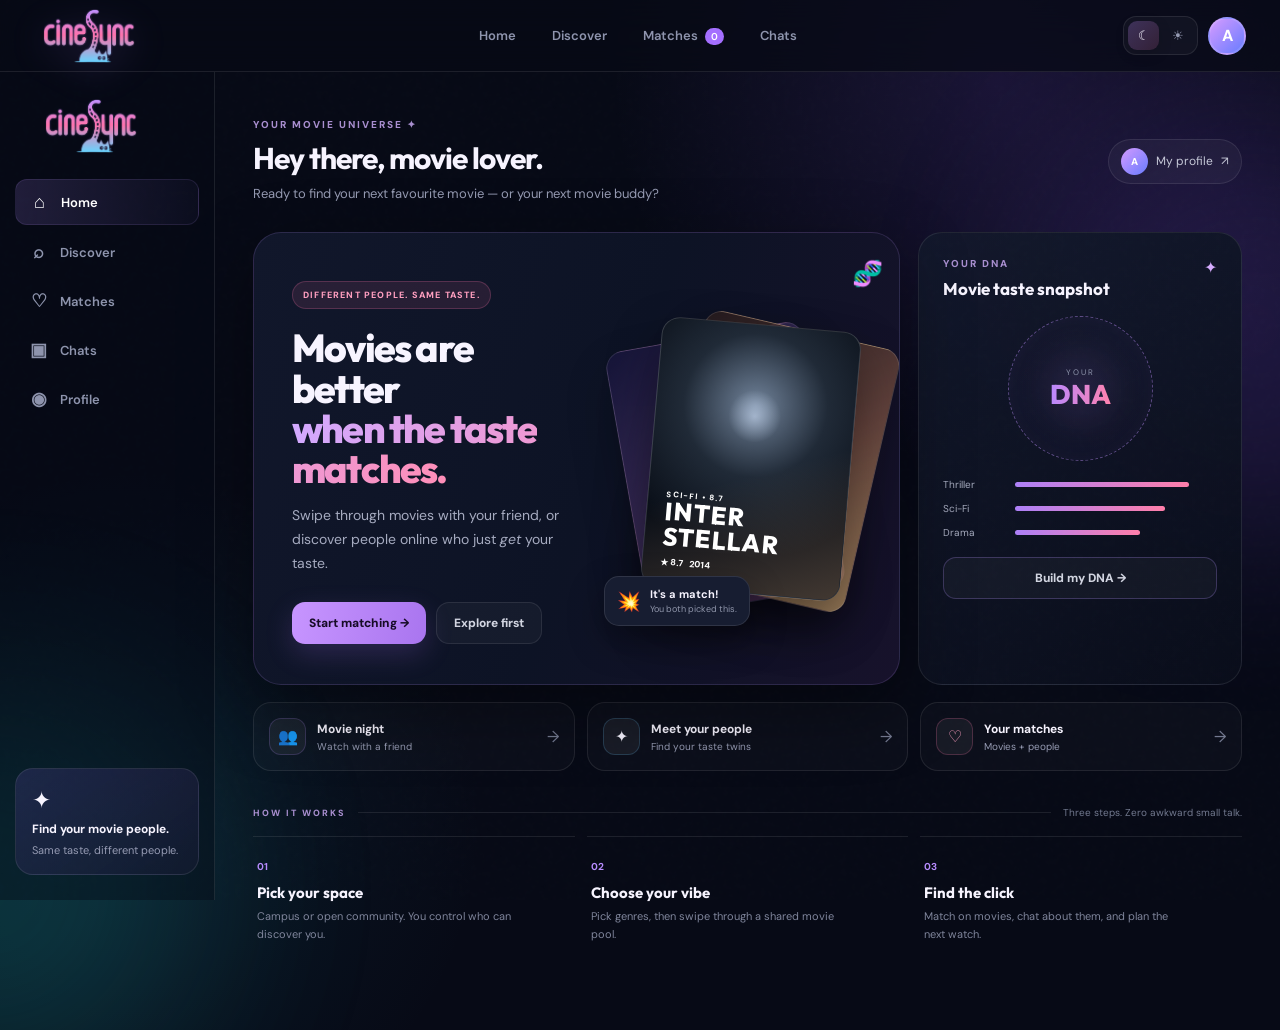
<file: cinesync/CineSync_final/index.html>
<!doctype html>
<html lang="en">
<head>
<meta charset="utf-8">
<meta name="viewport" content="width=device-width,initial-scale=1">
<title>CineSync — Different people. Same taste.</title>
<link rel="preconnect" href="https://fonts.googleapis.com">
<link rel="preconnect" href="https://fonts.gstatic.com" crossorigin>
<link href="https://fonts.googleapis.com/css2?family=DM+Sans:wght@400;500;600;700&family=Outfit:wght@500;600;700;800&display=swap" rel="stylesheet">
<link rel="stylesheet" href="styles.css">
</head>
<body>
<div class="ambient ambient-a"></div><div class="ambient ambient-b"></div><div class="grain"></div>

<header class="topbar">
  <button class="brand" onclick="show('home')" aria-label="CineSync home">
    <img class="brand-logo" src="cinesync-logo.png" alt="CineSync">
  </button>
  <nav class="topnav">
    <button onclick="show('home')">Home</button>
    <button onclick="show('discover')">Discover</button>
    <button onclick="show('matches')">Matches <span id="matchBadge" class="nav-badge">0</span></button>
    <button onclick="show('chat')">Chats</button>
  </nav>
  <div class="theme-toggle" role="group" aria-label="Theme">
    <button id="darkThemeBtn" class="theme-btn active" onclick="setTheme('dark')" title="Dark mode">☾</button>
    <button id="lightThemeBtn" class="theme-btn" onclick="setTheme('light')" title="Light mode">☀</button>
  </div>
  <button class="avatar top-avatar" onclick="show('profile')">A</button>
</header>

<aside class="sidebar">
  <div class="side-logo"><img src="cinesync-logo.png" alt="CineSync"></div>
  <div class="side-links">
    <button class="side-link active" onclick="show('home')"><span>⌂</span>Home</button>
    <button class="side-link" onclick="show('discover')"><span>⌕</span>Discover</button>
    <button class="side-link" onclick="show('matches')"><span>♡</span>Matches</button>
    <button class="side-link" onclick="show('chat')"><span>▣</span>Chats</button>
    <button class="side-link" onclick="show('profile')"><span>◉</span>Profile</button>
  </div>
  <div class="side-tip">
    <div class="tip-dna">✦</div>
    <b>Find your movie people.</b>
    <span>Same taste, different people.</span>
  </div>
</aside>

<main>
<section id="home" class="screen active">
  <div class="dashboard-head">
    <div><p class="eyebrow">YOUR MOVIE UNIVERSE ✦</p><h1>Hey there, <span id="homeName">movie lover</span>.</h1><p class="sub">Ready to find your next favourite movie — or your next movie buddy?</p></div>
    <button class="profile-pill" onclick="show('profile')"><span class="mini-avatar">A</span><span>My profile</span> ↗</button>
  </div>
  <div class="hero-grid">
    <div class="hero-main card-glow">
      <div class="hero-copy">
        <span class="pill pink">DIFFERENT PEOPLE. SAME TASTE.</span>
        <h2>Movies are better<br><em>when the taste matches.</em></h2>
        <p>Swipe through movies with your friend, or discover people online who just <i>get</i> your taste.</p>
        <div class="hero-actions"><button class="primary" onclick="show('mode')">Start matching <span>→</span></button><button class="ghost-btn" onclick="show('discover')">Explore first</button></div>
      </div>
      <div class="hero-visual">
        <div class="poster-stack">
          <div class="stack-card stack-back">INCEPTION</div>
          <div class="stack-card stack-mid">KNIVES<br>OUT</div>
          <div class="stack-card stack-front"><span>SCI-FI • 8.7</span><strong>INTER<br>STELLAR</strong><small>★ 8.7 &nbsp; 2014</small></div>
        </div>
        <div class="floating-match"><span>💥</span><div><b>It's a match!</b><small>You both picked this.</small></div></div>
        <div class="floating-dna">🧬</div>
      </div>
    </div>
    <div class="dna-card panel-card">
      <div class="card-title"><div><p class="eyebrow">YOUR DNA</p><h3>Movie taste snapshot</h3></div><span class="sparkle">✦</span></div>
      <div class="dna-ring"><div><span>YOUR</span><b>DNA</b></div></div>
      <div class="taste-bars"><div><span>Thriller</span><i style="--w:86%"></i></div><div><span>Sci-Fi</span><i style="--w:74%"></i></div><div><span>Drama</span><i style="--w:62%"></i></div></div>
      <button class="outline wide" onclick="startOnline()">Build my DNA →</button>
    </div>
  </div>
  <div class="quick-row">
    <button class="quick-card" onclick="startOffline()"><span class="quick-icon purple">👥</span><div><b>Movie night</b><small>Watch with a friend</small></div><span>→</span></button>
    <button class="quick-card" onclick="startOnline()"><span class="quick-icon blue">✦</span><div><b>Meet your people</b><small>Find your taste twins</small></div><span>→</span></button>
    <button class="quick-card" onclick="show('matches')"><span class="quick-icon pink">♡</span><div><b>Your matches</b><small>Movies + people</small></div><span>→</span></button>
  </div>
  <div class="section-label"><span>HOW IT WORKS</span><i></i><small>Three steps. Zero awkward small talk.</small></div>
  <div class="steps"><div><b>01</b><h3>Pick your space</h3><p>Campus or open community. You control who can discover you.</p></div><div><b>02</b><h3>Choose your vibe</h3><p>Pick genres, then swipe through a shared movie pool.</p></div><div><b>03</b><h3>Find the click</h3><p>Match on movies, chat about them, and plan the next watch.</p></div></div>
</section>

<section id="auth" class="screen narrow-screen">
  <div class="auth-brand"><img src="cinesync-logo.png" alt="CineSync"></div>
  <div class="panel auth-panel">
    <p class="eyebrow">WELCOME TO YOUR MOVIE DNA</p><h2>How are you joining?</h2><p class="muted">Your choice controls who can discover you.</p>
    <div class="choice-grid">
      <button class="choice" onclick="selectAuth('campus')"><span class="choice-icon">🎓</span><b>Campus / College</b><small>Use your college email or student ID and choose how widely you want to be discovered.</small><span class="choice-arrow">→</span></button>
      <button class="choice" onclick="selectAuth('open')"><span class="choice-icon">🌐</span><b>Open community</b><small>Join with a normal email and meet movie people from the wider community.</small><span class="choice-arrow">→</span></button>
    </div>
  </div>
</section>

<section id="signup" class="screen narrow-screen">
  <div class="panel form-panel">
    <button class="back" onclick="show('auth')">← Back</button><p class="eyebrow" id="signupEyebrow">CAMPUS JOIN</p><h2 id="signupTitle">Create your profile</h2><p class="muted">A few details and you're in.</p>
    <div class="form-grid"><label>Name<input id="name" placeholder="Your name"></label><label>Email<input id="email" placeholder="you@college.edu"></label><label id="collegeWrap">College / institute<input id="college" placeholder="Your college"></label><label>Username<input id="username" placeholder="@yourhandle"></label></div>
    <div id="campusReach" class="reach"><p><b>Who should we recommend?</b></p><div class="seg reach-options"><button class="segbtn selected" data-reach="same" onclick="reach('same')">My college only</button><button class="segbtn" data-reach="all" onclick="reach('all')">All colleges</button><button class="segbtn" data-reach="open" onclick="reach('open')">Open community</button></div><small class="reach-note">Campus members can discover their college, other colleges, or open-community users. Open users cannot discover campus-only profiles.</small></div>
    <button class="primary wide" onclick="finishSignup()">Continue →</button>
  </div>
</section>

<section id="mode" class="screen narrow-screen">
  <div class="panel mode-panel"><p class="eyebrow">ONE PROFILE • TWO WAYS TO CONNECT</p><h2>What are we doing tonight?</h2><p class="muted">Choose the experience that fits the moment.</p>
    <div class="mode-grid"><button class="mode-card offline" onclick="startOffline()"><span class="mode-icon">👥</span><b>Offline Mode</b><small>You're with a friend. Send a request, choose genres together, then swipe the same movie pool.</small><i>Friend → swipe → BOOM</i><em>Perfect for movie night</em></button><button class="mode-card online" onclick="startOnline()"><span class="mode-icon">✦</span><b>Online Mode</b><small>Swipe through movies yourself. We'll surface people with overlapping movie taste.</small><i>Swipe → top 3 → chat</i><em>Find your taste twins</em></button></div>
  </div>
</section>

<section id="offlineInvite" class="screen">
  <div class="panel workspace"><div class="progress-steps"><span class="done">1</span><i></i><span>2</span><i></i><span>3</span><i></i><span>4</span></div>
    <div class="section-head"><div><p class="eyebrow">OFFLINE MODE</p><h2>Find your movie buddy.</h2><p class="muted">Search their username and send the invite.</p></div><button class="outline" onclick="startOnline()">Switch to online ↗</button></div>
    <div class="search hero-search"><span>⌕</span><input id="friendSearch" oninput="renderFriends()" placeholder="Search a username, e.g. @maya"></div><div id="friendResults" class="friend-list"></div>
  </div>
</section>

<section id="request" class="screen narrow-screen"><div class="panel center request-panel"><div class="success-icon">✓</div><p class="eyebrow">MOVIE REQUEST SENT</p><h2 id="requestTitle">Waiting for your friend</h2><p class="muted">Once they accept, you'll choose genres together.</p><button class="primary" onclick="acceptRequest()">Accept request (demo) →</button><button class="text-btn" onclick="show('home')">Back to home</button></div></section>

<section id="genres" class="screen"><div class="panel workspace"><div class="section-head"><div><p class="eyebrow" id="genreEyebrow">SET THE VIBE</p><h2>What's your movie DNA tonight?</h2><p class="muted">Choose at least two genres. You can always switch modes later.</p></div><span class="step-pill">STEP 1 / 2</span></div><div id="genreGrid" class="genre-grid"></div><div class="genre-footer"><span><b id="genreCount">0</b> selected</span><button class="primary" onclick="finishGenres()">Start swiping →</button></div></div></section>

<section id="swipe" class="screen"><div class="workspace swipe-workspace"><div class="swipe-head"><div><p class="eyebrow" id="swipeMode">OFFLINE ROOM</p><h2>Would you watch this?</h2><p class="muted">Trust the vibe. Your first instinct is usually right.</p></div><div class="swipe-nav"><button class="mode-switch" onclick="switchSwipeMode()">Switch to <span id="switchModeLabel">online</span> ↗</button><span id="progress">1 / 8</span></div></div>
  <div class="swipe-layout"><div class="movie-card" id="movieCard"><div id="moviePoster" class="movie-poster"><span id="movieGenre"></span><div class="poster-shine"></div></div><div class="movie-info"><div><h2 id="movieTitle">Interstellar</h2><p id="movieMeta">2014 • 2h 49m • Sci-Fi</p></div><span class="rating">★ <b id="movieRating">8.7</b></span></div><p id="movieDesc" class="desc"></p></div><div class="swipe-side"><div class="swipe-controls"><button class="swipe-no" onclick="swipe(false)">×</button><button class="swipe-yes" onclick="swipe(true)">♥</button></div><small>← not tonight &nbsp;&nbsp;&nbsp; absolutely →</small><div class="swipe-note"><span>🧬</span><div><b>Building your DNA</b><small>Every like teaches the algorithm your taste.</small></div></div></div></div>
</div></section>

<section id="boom" class="screen"><div class="boom-card"><div class="boom-dna">✦</div><div class="confetti">✦ &nbsp;✦ &nbsp;✦</div><div class="boom">BOOM!</div><p class="eyebrow">IT'S A MATCH</p><h1 id="boomTitle">Interstellar</h1><p id="boomSub">You and your friend both want to watch this.</p><div class="matched-avatars"><span>A</span><b>♥</b><span id="friendAvatar">M</span></div><div class="boom-actions"><button class="primary" onclick="show('matches')">See matches</button><button class="secondary" onclick="show('swipe')">Keep swiping</button></div></div></section>

<section id="discover" class="screen"><div class="workspace"><div class="section-head"><div><p class="eyebrow">DISCOVER</p><h2>Build your movie DNA.</h2><p class="muted">Swipe right on movies or series you've watched — or secretly want to watch.</p></div><button class="primary" onclick="startOnline()">Start swiping →</button></div><div class="discover-grid"><div class="mini-stat big"><span>✦</span><b id="likedCount">0</b><small>titles liked</small></div><div class="mini-stat"><b>24</b><small>titles in demo</small></div><div class="mini-stat"><b>∞</b><small>people to meet</small></div><div class="taste-preview"><p class="eyebrow">WHAT YOU'RE BUILDING</p><div class="preview-chips"><span>Sci-Fi</span><span>Thriller</span><span>Drama</span><span>+ more</span></div><h3>Your taste becomes your introduction.</h3><p>Instead of a profile full of prompts, CineSync starts with the things you actually watch.</p></div></div></div></section>

<section id="onlineResults" class="screen"><div class="workspace"><div class="section-head"><div><p class="eyebrow">YOUR TASTE HAS SPOKEN ✦</p><h2>People you might click with.</h2><p class="muted">Based on overlapping movie likes from this demo.</p></div><button class="outline" onclick="startOnline()">Do another round</button></div><div id="people" class="people-grid"></div></div></section>

<section id="matches" class="screen"><div class="workspace"><div class="section-head"><div><p class="eyebrow">YOUR MATCHES</p><h2>The good stuff.</h2><p class="muted">Movies you clicked on. People you clicked with.</p></div><button class="primary" onclick="show('mode')">Find another →</button></div><div id="matchList" class="match-list"></div></div></section>

<section id="chat" class="screen"><div class="workspace chat-shell"><div class="chat-top"><button class="back" onclick="show('matches')">←</button><div class="person-avatar">M</div><div><b id="chatName">Maya</b><small>Matched on Interstellar • online now</small></div><div class="chat-actions"><button>⌕</button><button>⋮</button></div></div><div class="chat-topic"><span>✦</span> You matched on <b>Interstellar</b><button onclick="show('matches')">View match</button></div><div id="messages" class="messages"></div><div class="chat-suggestions"><button onclick="document.getElementById('msg').value='Which scene was your favourite?'">Favourite scene?</button><button onclick="document.getElementById('msg').value='Have you seen Inception?'">Seen Inception?</button><button onclick="document.getElementById('msg').value='Movie night soon? 👀'">Movie night?</button></div><div class="chat-input"><input id="msg" placeholder="Talk movies, not small talk…" onkeydown="if(event.key==='Enter')sendMsg()"><button onclick="sendMsg()">↑</button></div></div></section>

<section id="profile" class="screen"><div class="workspace profile-workspace"><div class="profile-cover"><div class="profile-head"><div class="big-avatar">A</div><div><p class="eyebrow">YOUR MOVIE DNA</p><h2 id="profileName">Anshika</h2><p class="muted" id="profileLine">Movie person • Campus</p></div><div class="profile-actions"><button class="outline" onclick="toast('Profile editor coming next ✦')">Edit profile</button><button class="outline theme-inline" onclick="toggleTheme()">☼ <span>Theme</span></button></div></div></div><div class="profile-stats"><div><b>0</b><span>matches</span></div><div><b>0</b><span>titles liked</span></div><div><b>4.8</b><span>taste score</span></div><div><b>∞</b><span>next watch</span></div></div><div class="profile-columns"><div class="panel-card inner-card"><p class="eyebrow">YOUR VIBE</p><h3>The things you gravitate toward.</h3><div class="chips"><span>Movie nights</span><span>Thrillers</span><span>Good endings</span><span>Late-night cinema</span></div></div><div class="panel-card inner-card dna-profile"><p class="eyebrow">DNA PREVIEW</p><div class="dna-profile-row"><span>✦</span><div><b>Your DNA is still loading.</b><small>Swipe a few titles to make it yours.</small></div></div><button class="primary wide" onclick="startOnline()">Build my DNA</button></div></div></div></section>
</main>
<div id="toast" class="toast"></div>
<script src="app.js"></script>
</body>
</html>
</file>
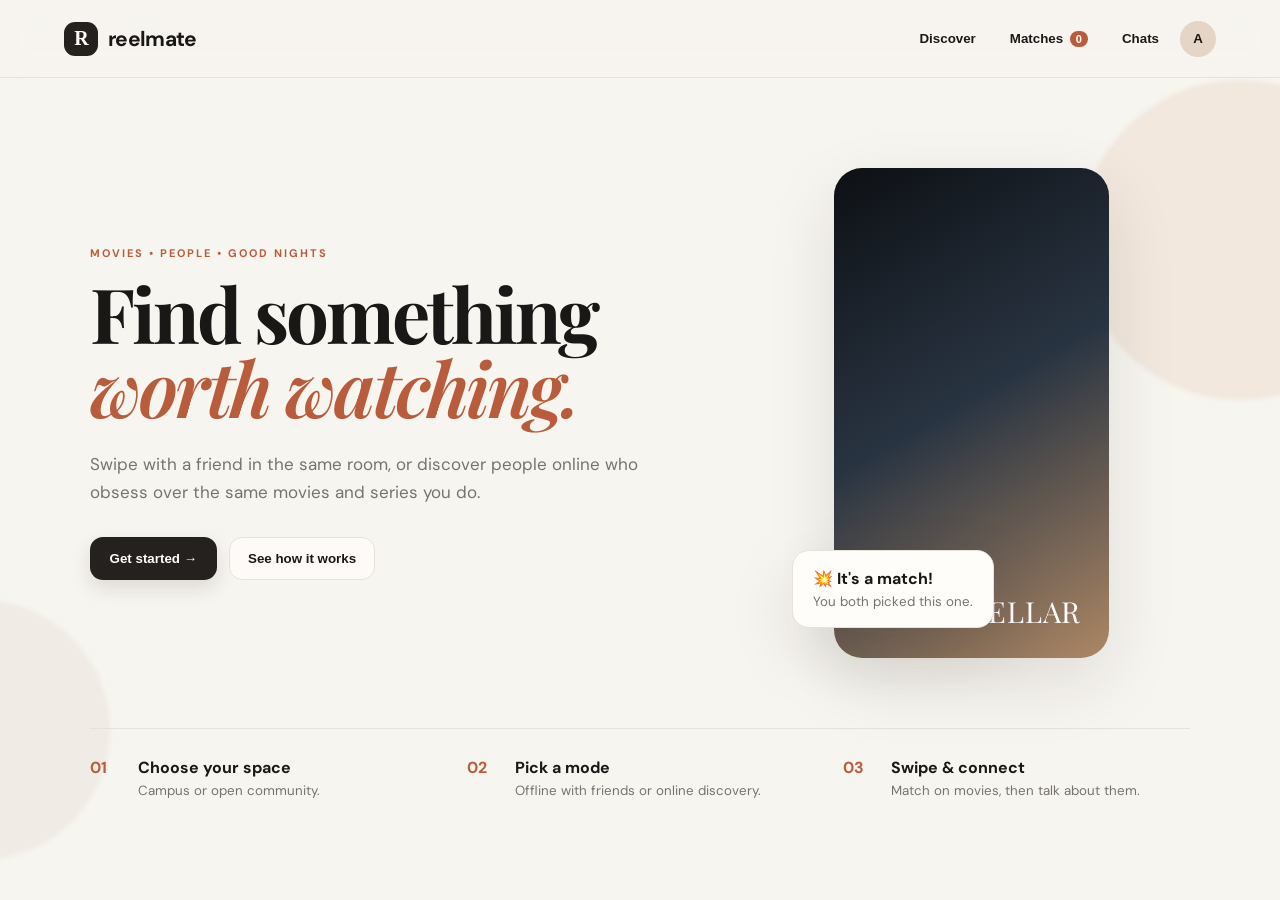
<file: cinesync/reelmate_movie_match_fixed/index.html>
<!doctype html>
<html lang="en">
<head>
<meta charset="utf-8">
<meta name="viewport" content="width=device-width,initial-scale=1">
<title>Reelmate — Match on what you watch</title>
<link rel="preconnect" href="https://fonts.googleapis.com">
<link rel="preconnect" href="https://fonts.gstatic.com" crossorigin>
<link href="https://fonts.googleapis.com/css2?family=DM+Sans:wght@400;500;600;700&family=Playfair+Display:wght@600;700&display=swap" rel="stylesheet">
<link rel="stylesheet" href="styles.css">
</head>
<body>
<div class="bg-orb orb-a"></div><div class="bg-orb orb-b"></div>
<header class="nav">
  <div class="brand"><span class="brand-mark">R</span><span>reelmate</span></div>
  <div class="nav-actions">
    <button class="ghost" onclick="show('discover')">Discover</button>
    <button class="ghost" onclick="show('matches')">Matches <span id="matchBadge" class="badge">0</span></button>
    <button class="ghost" onclick="show('chat')">Chats</button>
    <button class="avatar" onclick="show('profile')">A</button>
  </div>
</header>

<main>
<section id="home" class="screen active">
  <div class="hero">
    <div>
      <p class="eyebrow">MOVIES • PEOPLE • GOOD NIGHTS</p>
      <h1>Find something<br><em>worth watching.</em></h1>
      <p class="sub">Swipe with a friend in the same room, or discover people online who obsess over the same movies and series you do.</p>
      <div class="hero-actions">
        <button class="primary" onclick="show('auth')">Get started <span>→</span></button>
        <button class="secondary" onclick="show('discover')">See how it works</button>
      </div>
    </div>
    <div class="hero-card">
      <div class="poster poster1"><span>INTERSTELLAR</span></div>
      <div class="float-card"><b>💥 It's a match!</b><small>You both picked this one.</small></div>
    </div>
  </div>
  <div class="feature-row">
    <div><b>01</b><span>Choose your space</span><small>Campus or open community.</small></div>
    <div><b>02</b><span>Pick a mode</span><small>Offline with friends or online discovery.</small></div>
    <div><b>03</b><span>Swipe & connect</span><small>Match on movies, then talk about them.</small></div>
  </div>
</section>

<section id="auth" class="screen">
  <div class="panel auth-panel">
    <p class="eyebrow">WELCOME TO REELMATE</p>
    <h2>How are you joining?</h2>
    <p class="muted">Your choice controls who can discover you.</p>
    <div class="choice-grid">
      <button class="choice" onclick="selectAuth('campus')"><span class="choice-icon">🎓</span><b>Campus</b><small>Use your college email / student ID. Choose whether you want to meet only your college or students across colleges.</small></button>
      <button class="choice" onclick="selectAuth('open')"><span class="choice-icon">🌐</span><b>Open community</b><small>Join with a normal email and discover movie people from anywhere.</small></button>
    </div>
  </div>
</section>

<section id="signup" class="screen">
  <div class="panel form-panel">
    <button class="back" onclick="show('auth')">← Back</button>
    <p class="eyebrow" id="signupEyebrow">CAMPUS JOIN</p>
    <h2 id="signupTitle">Create your profile</h2>
    <div class="form-grid">
      <label>Name<input id="name" placeholder="Your name"></label>
      <label>Email<input id="email" placeholder="you@college.edu"></label>
      <label id="collegeWrap">College / institute<input id="college" placeholder="Your college"></label>
      <label>Username<input id="username" placeholder="@yourhandle"></label>
    </div>
    <div id="campusReach" class="reach">
      <p><b>Who should we recommend?</b></p>
      <div class="seg reach-options">
<button class="segbtn selected" data-reach="same" onclick="reach('same')">My college only</button>
<button class="segbtn" data-reach="all" onclick="reach('all')">All colleges</button>
<button class="segbtn" data-reach="open" onclick="reach('open')">Open community</button>
</div>
<small class="reach-note">Campus members can discover people from their college, other colleges, or the open community. Open-community members cannot discover campus-only profiles.</small>
    </div>
    <button class="primary wide" onclick="finishSignup()">Continue →</button>
  </div>
</section>

<section id="mode" class="screen">
  <div class="panel">
    <p class="eyebrow">ONE PROFILE • TWO WAYS TO USE IT</p>
    <h2>What are we doing tonight?</h2>
    <div class="mode-grid">
      <button class="mode-card" onclick="startOffline()"><span>👥</span><b>Offline</b><small>You're sitting with a friend. Send them a movie request, let them accept, choose genres together, then swipe the same movie pool.</small><i>Friend → swipe → match</i></button>
      <button class="mode-card" onclick="startOnline()"><span>✦</span><b>Online</b><small>Swipe through movies and series yourself. We'll surface people whose taste overlaps with yours.</small><i>Swipe → top 3 people → chat</i></button>
    </div>
  </div>
</section>

<section id="offlineInvite" class="screen">
  <div class="panel form-panel">
    <button class="back" onclick="show('mode')">← Back</button>
    <div class="section-head"><div><p class="eyebrow">OFFLINE MODE</p><h2>Invite your movie buddy</h2></div><button class="secondary" onclick="startOnline()">Switch to online</button></div>
    <p class="muted">For this prototype, search the demo friend list by username.</p>
    <div class="search"><span>⌕</span><input id="friendSearch" oninput="renderFriends()" placeholder="Search @username"></div>
    <div id="friendResults" class="friend-list"></div>
  </div>
</section>

<section id="request" class="screen">
  <div class="panel center">
    <div class="success-icon">✓</div><p class="eyebrow">MOVIE REQUEST SENT</p><h2 id="requestTitle">Waiting for your friend</h2>
    <p class="muted">Once they accept, you'll choose genres together.</p>
    <button class="primary" onclick="acceptRequest()">Accept request (demo) →</button>
  </div>
</section>

<section id="genres" class="screen">
  <div class="panel">
    <p class="eyebrow" id="genreEyebrow">SET THE VIBE</p><h2>What are you in the mood for?</h2><p class="muted">Choose at least two genres.</p>
    <div id="genreGrid" class="genre-grid"></div>
    <button class="primary wide" onclick="finishGenres()">Start swiping →</button>
  </div>
</section>

<section id="swipe" class="screen">
  <div class="swipe-head">
<div><p class="eyebrow" id="swipeMode">OFFLINE ROOM</p><h2>Would you watch this?</h2></div>
<div class="swipe-nav"><button class="mode-switch" onclick="switchSwipeMode()">Switch to <span id="switchModeLabel">online</span> ↗</button><span id="progress">1 / 8</span></div>
</div>
  <div class="swipe-layout">
    <div class="movie-card" id="movieCard">
      <div id="moviePoster" class="movie-poster"><span id="movieGenre"></span></div>
      <div class="movie-info"><div><h2 id="movieTitle">Interstellar</h2><p id="movieMeta">2014 • 2h 49m • Sci-Fi</p></div><span class="rating">★ <b id="movieRating">8.7</b></span></div>
      <p id="movieDesc" class="desc"></p>
    </div>
    <div class="swipe-controls">
      <button class="swipe-no" onclick="swipe(false)">×</button><button class="swipe-yes" onclick="swipe(true)">♥</button>
      <small>← not tonight &nbsp;&nbsp;&nbsp; absolutely →</small>
    </div>
  </div>
</section>

<section id="boom" class="screen">
  <div class="boom-card">
    <div class="confetti">✦ ✦ ✦</div><div class="boom">BOOM!</div><p class="eyebrow">IT'S A MATCH</p>
    <h1 id="boomTitle">Interstellar</h1><p id="boomSub">You and your friend both want to watch this.</p>
    <div class="boom-actions"><button class="primary" onclick="show('matches')">See matches</button><button class="secondary" onclick="show('swipe')">Keep swiping</button></div>
  </div>
</section>

<section id="discover" class="screen">
  <div class="panel">
    <div class="section-head"><div><p class="eyebrow">ONLINE DISCOVERY</p><h2>Build your taste</h2><p class="muted">Swipe right on movies or series you've watched or want to watch.</p></div><button class="secondary" onclick="startOnline()">Start swiping</button></div>
    <div class="mini-stats"><div><b id="likedCount">0</b><span>liked</span></div><div><b>24</b><span>titles in this demo</span></div><div><b>∞</b><span>people to meet</span></div></div>
  </div>
</section>

<section id="onlineResults" class="screen">
  <div class="panel">
    <p class="eyebrow">YOUR TASTE HAS SPOKEN</p><h2>People you might click with.</h2><p class="muted">These are demo matches based on overlapping movie likes.</p>
    <div id="people" class="people-grid"></div>
  </div>
</section>

<section id="matches" class="screen">
  <div class="panel">
    <div class="section-head"><div><p class="eyebrow">YOUR MATCHES</p><h2>People & movies you clicked with.</h2></div></div>
    <div id="matchList" class="match-list"></div>
  </div>
</section>

<section id="chat" class="screen">
  <div class="panel chat-panel">
    <div class="chat-top"><div class="person-avatar">M</div><div><b id="chatName">Maya</b><small>Matched on Interstellar • online</small></div></div>
    <div id="messages" class="messages"></div>
    <div class="chat-input"><input id="msg" placeholder="Rant about the movie…" onkeydown="if(event.key==='Enter')sendMsg()"><button onclick="sendMsg()">Send</button></div>
  </div>
</section>

<section id="profile" class="screen">
  <div class="panel profile-panel">
    <div class="profile-head"><div class="big-avatar">A</div><div><p class="eyebrow">YOUR PROFILE</p><h2 id="profileName">Anshika</h2><p class="muted" id="profileLine">Movie person • Campus</p></div></div>
    <div class="profile-stats"><div><b>0</b><span>matches</span></div><div><b>0</b><span>titles liked</span></div><div><b>3</b><span>taste overlap</span></div></div>
    <h3>Your vibe</h3><div class="chips"><span>Movie nights</span><span>Thrillers</span><span>Good endings</span></div>
  </div>
</section>
</main>

<div id="toast" class="toast"></div>
<script src="app.js"></script>
</body>
</html>
</file>
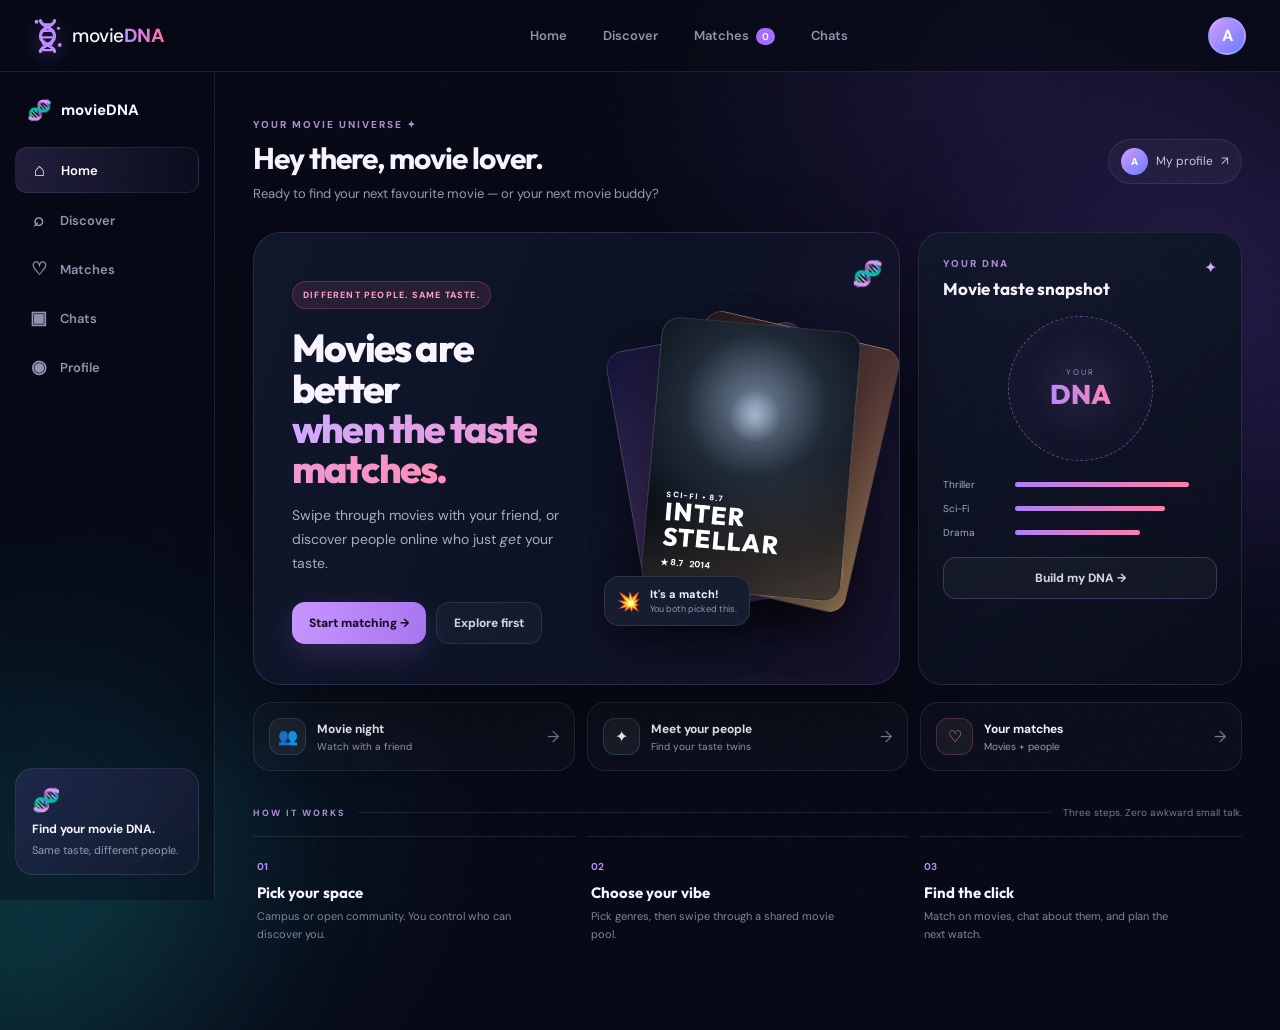
<file: cinesync/movieDNA_site/movieDNA_site/index.html>
<!doctype html>
<html lang="en">
<head>
<meta charset="utf-8">
<meta name="viewport" content="width=device-width,initial-scale=1">
<title>movieDNA — Different people. Same taste.</title>
<link rel="preconnect" href="https://fonts.googleapis.com">
<link rel="preconnect" href="https://fonts.gstatic.com" crossorigin>
<link href="https://fonts.googleapis.com/css2?family=DM+Sans:wght@400;500;600;700&family=Outfit:wght@500;600;700;800&display=swap" rel="stylesheet">
<link rel="stylesheet" href="styles.css">
</head>
<body>
<div class="ambient ambient-a"></div><div class="ambient ambient-b"></div><div class="grain"></div>

<header class="topbar">
  <button class="brand" onclick="show('home')" aria-label="movieDNA home">
    <span class="dna-logo" aria-hidden="true">
      <svg viewBox="0 0 48 58" xmlns="http://www.w3.org/2000/svg">
        <path d="M13 5c0 9 22 10 22 24S13 44 13 53" fill="none" stroke="currentColor" stroke-width="5" stroke-linecap="round"/>
        <path d="M35 5c0 9-22 10-22 24s22 15 22 24" fill="none" stroke="currentColor" stroke-width="5" stroke-linecap="round"/>
        <path d="M17 11h14M15 21h18M15 31h18M17 41h14M17 51h14" stroke="currentColor" stroke-width="3.5" stroke-linecap="round"/>
        <circle cx="7" cy="7" r="3" fill="currentColor"/><circle cx="41" cy="17" r="2.5" fill="currentColor"/><circle cx="43" cy="43" r="3" fill="currentColor"/>
      </svg>
    </span>
    <span><strong>movie</strong><b>DNA</b></span>
  </button>
  <nav class="topnav">
    <button onclick="show('home')">Home</button>
    <button onclick="show('discover')">Discover</button>
    <button onclick="show('matches')">Matches <span id="matchBadge" class="nav-badge">0</span></button>
    <button onclick="show('chat')">Chats</button>
  </nav>
  <button class="avatar top-avatar" onclick="show('profile')">A</button>
</header>

<aside class="sidebar">
  <div class="side-logo"><span class="dna-mini">🧬</span><span>movieDNA</span></div>
  <div class="side-links">
    <button class="side-link active" onclick="show('home')"><span>⌂</span>Home</button>
    <button class="side-link" onclick="show('discover')"><span>⌕</span>Discover</button>
    <button class="side-link" onclick="show('matches')"><span>♡</span>Matches</button>
    <button class="side-link" onclick="show('chat')"><span>▣</span>Chats</button>
    <button class="side-link" onclick="show('profile')"><span>◉</span>Profile</button>
  </div>
  <div class="side-tip">
    <div class="tip-dna">🧬</div>
    <b>Find your movie DNA.</b>
    <span>Same taste, different people.</span>
  </div>
</aside>

<main>
<section id="home" class="screen active">
  <div class="dashboard-head">
    <div><p class="eyebrow">YOUR MOVIE UNIVERSE ✦</p><h1>Hey there, <span id="homeName">movie lover</span>.</h1><p class="sub">Ready to find your next favourite movie — or your next movie buddy?</p></div>
    <button class="profile-pill" onclick="show('profile')"><span class="mini-avatar">A</span><span>My profile</span> ↗</button>
  </div>
  <div class="hero-grid">
    <div class="hero-main card-glow">
      <div class="hero-copy">
        <span class="pill pink">DIFFERENT PEOPLE. SAME TASTE.</span>
        <h2>Movies are better<br><em>when the taste matches.</em></h2>
        <p>Swipe through movies with your friend, or discover people online who just <i>get</i> your taste.</p>
        <div class="hero-actions"><button class="primary" onclick="show('mode')">Start matching <span>→</span></button><button class="ghost-btn" onclick="show('discover')">Explore first</button></div>
      </div>
      <div class="hero-visual">
        <div class="poster-stack">
          <div class="stack-card stack-back">INCEPTION</div>
          <div class="stack-card stack-mid">KNIVES<br>OUT</div>
          <div class="stack-card stack-front"><span>SCI-FI • 8.7</span><strong>INTER<br>STELLAR</strong><small>★ 8.7 &nbsp; 2014</small></div>
        </div>
        <div class="floating-match"><span>💥</span><div><b>It's a match!</b><small>You both picked this.</small></div></div>
        <div class="floating-dna">🧬</div>
      </div>
    </div>
    <div class="dna-card panel-card">
      <div class="card-title"><div><p class="eyebrow">YOUR DNA</p><h3>Movie taste snapshot</h3></div><span class="sparkle">✦</span></div>
      <div class="dna-ring"><div><span>YOUR</span><b>DNA</b></div></div>
      <div class="taste-bars"><div><span>Thriller</span><i style="--w:86%"></i></div><div><span>Sci-Fi</span><i style="--w:74%"></i></div><div><span>Drama</span><i style="--w:62%"></i></div></div>
      <button class="outline wide" onclick="startOnline()">Build my DNA →</button>
    </div>
  </div>
  <div class="quick-row">
    <button class="quick-card" onclick="startOffline()"><span class="quick-icon purple">👥</span><div><b>Movie night</b><small>Watch with a friend</small></div><span>→</span></button>
    <button class="quick-card" onclick="startOnline()"><span class="quick-icon blue">✦</span><div><b>Meet your people</b><small>Find your taste twins</small></div><span>→</span></button>
    <button class="quick-card" onclick="show('matches')"><span class="quick-icon pink">♡</span><div><b>Your matches</b><small>Movies + people</small></div><span>→</span></button>
  </div>
  <div class="section-label"><span>HOW IT WORKS</span><i></i><small>Three steps. Zero awkward small talk.</small></div>
  <div class="steps"><div><b>01</b><h3>Pick your space</h3><p>Campus or open community. You control who can discover you.</p></div><div><b>02</b><h3>Choose your vibe</h3><p>Pick genres, then swipe through a shared movie pool.</p></div><div><b>03</b><h3>Find the click</h3><p>Match on movies, chat about them, and plan the next watch.</p></div></div>
</section>

<section id="auth" class="screen narrow-screen">
  <div class="auth-brand"><span class="dna-logo large">🧬</span><span><strong>movie</strong><b>DNA</b></span></div>
  <div class="panel auth-panel">
    <p class="eyebrow">WELCOME TO YOUR MOVIE DNA</p><h2>How are you joining?</h2><p class="muted">Your choice controls who can discover you.</p>
    <div class="choice-grid">
      <button class="choice" onclick="selectAuth('campus')"><span class="choice-icon">🎓</span><b>Campus / College</b><small>Use your college email or student ID and choose how widely you want to be discovered.</small><span class="choice-arrow">→</span></button>
      <button class="choice" onclick="selectAuth('open')"><span class="choice-icon">🌐</span><b>Open community</b><small>Join with a normal email and meet movie people from the wider community.</small><span class="choice-arrow">→</span></button>
    </div>
  </div>
</section>

<section id="signup" class="screen narrow-screen">
  <div class="panel form-panel">
    <button class="back" onclick="show('auth')">← Back</button><p class="eyebrow" id="signupEyebrow">CAMPUS JOIN</p><h2 id="signupTitle">Create your profile</h2><p class="muted">A few details and you're in.</p>
    <div class="form-grid"><label>Name<input id="name" placeholder="Your name"></label><label>Email<input id="email" placeholder="you@college.edu"></label><label id="collegeWrap">College / institute<input id="college" placeholder="Your college"></label><label>Username<input id="username" placeholder="@yourhandle"></label></div>
    <div id="campusReach" class="reach"><p><b>Who should we recommend?</b></p><div class="seg reach-options"><button class="segbtn selected" data-reach="same" onclick="reach('same')">My college only</button><button class="segbtn" data-reach="all" onclick="reach('all')">All colleges</button><button class="segbtn" data-reach="open" onclick="reach('open')">Open community</button></div><small class="reach-note">Campus members can discover their college, other colleges, or open-community users. Open users cannot discover campus-only profiles.</small></div>
    <button class="primary wide" onclick="finishSignup()">Continue →</button>
  </div>
</section>

<section id="mode" class="screen narrow-screen">
  <div class="panel mode-panel"><p class="eyebrow">ONE PROFILE • TWO WAYS TO CONNECT</p><h2>What are we doing tonight?</h2><p class="muted">Choose the experience that fits the moment.</p>
    <div class="mode-grid"><button class="mode-card offline" onclick="startOffline()"><span class="mode-icon">👥</span><b>Offline Mode</b><small>You're with a friend. Send a request, choose genres together, then swipe the same movie pool.</small><i>Friend → swipe → BOOM</i><em>Perfect for movie night</em></button><button class="mode-card online" onclick="startOnline()"><span class="mode-icon">✦</span><b>Online Mode</b><small>Swipe through movies yourself. We'll surface people with overlapping movie taste.</small><i>Swipe → top 3 → chat</i><em>Find your taste twins</em></button></div>
  </div>
</section>

<section id="offlineInvite" class="screen">
  <div class="panel workspace"><div class="progress-steps"><span class="done">1</span><i></i><span>2</span><i></i><span>3</span><i></i><span>4</span></div>
    <div class="section-head"><div><p class="eyebrow">OFFLINE MODE</p><h2>Find your movie buddy.</h2><p class="muted">Search their username and send the invite.</p></div><button class="outline" onclick="startOnline()">Switch to online ↗</button></div>
    <div class="search hero-search"><span>⌕</span><input id="friendSearch" oninput="renderFriends()" placeholder="Search a username, e.g. @maya"></div><div id="friendResults" class="friend-list"></div>
  </div>
</section>

<section id="request" class="screen narrow-screen"><div class="panel center request-panel"><div class="success-icon">✓</div><p class="eyebrow">MOVIE REQUEST SENT</p><h2 id="requestTitle">Waiting for your friend</h2><p class="muted">Once they accept, you'll choose genres together.</p><button class="primary" onclick="acceptRequest()">Accept request (demo) →</button><button class="text-btn" onclick="show('home')">Back to home</button></div></section>

<section id="genres" class="screen"><div class="panel workspace"><div class="section-head"><div><p class="eyebrow" id="genreEyebrow">SET THE VIBE</p><h2>What's your movie DNA tonight?</h2><p class="muted">Choose at least two genres. You can always switch modes later.</p></div><span class="step-pill">STEP 1 / 2</span></div><div id="genreGrid" class="genre-grid"></div><div class="genre-footer"><span><b id="genreCount">0</b> selected</span><button class="primary" onclick="finishGenres()">Start swiping →</button></div></div></section>

<section id="swipe" class="screen"><div class="workspace swipe-workspace"><div class="swipe-head"><div><p class="eyebrow" id="swipeMode">OFFLINE ROOM</p><h2>Would you watch this?</h2><p class="muted">Trust the vibe. Your first instinct is usually right.</p></div><div class="swipe-nav"><button class="mode-switch" onclick="switchSwipeMode()">Switch to <span id="switchModeLabel">online</span> ↗</button><span id="progress">1 / 8</span></div></div>
  <div class="swipe-layout"><div class="movie-card" id="movieCard"><div id="moviePoster" class="movie-poster"><span id="movieGenre"></span><div class="poster-shine"></div></div><div class="movie-info"><div><h2 id="movieTitle">Interstellar</h2><p id="movieMeta">2014 • 2h 49m • Sci-Fi</p></div><span class="rating">★ <b id="movieRating">8.7</b></span></div><p id="movieDesc" class="desc"></p></div><div class="swipe-side"><div class="swipe-controls"><button class="swipe-no" onclick="swipe(false)">×</button><button class="swipe-yes" onclick="swipe(true)">♥</button></div><small>← not tonight &nbsp;&nbsp;&nbsp; absolutely →</small><div class="swipe-note"><span>🧬</span><div><b>Building your DNA</b><small>Every like teaches the algorithm your taste.</small></div></div></div></div>
</div></section>

<section id="boom" class="screen"><div class="boom-card"><div class="boom-dna">🧬</div><div class="confetti">✦ &nbsp;✦ &nbsp;✦</div><div class="boom">BOOM!</div><p class="eyebrow">IT'S A MATCH</p><h1 id="boomTitle">Interstellar</h1><p id="boomSub">You and your friend both want to watch this.</p><div class="matched-avatars"><span>A</span><b>♥</b><span id="friendAvatar">M</span></div><div class="boom-actions"><button class="primary" onclick="show('matches')">See matches</button><button class="secondary" onclick="show('swipe')">Keep swiping</button></div></div></section>

<section id="discover" class="screen"><div class="workspace"><div class="section-head"><div><p class="eyebrow">DISCOVER</p><h2>Build your movie DNA.</h2><p class="muted">Swipe right on movies or series you've watched — or secretly want to watch.</p></div><button class="primary" onclick="startOnline()">Start swiping →</button></div><div class="discover-grid"><div class="mini-stat big"><span>✦</span><b id="likedCount">0</b><small>titles liked</small></div><div class="mini-stat"><b>24</b><small>titles in demo</small></div><div class="mini-stat"><b>∞</b><small>people to meet</small></div><div class="taste-preview"><p class="eyebrow">WHAT YOU'RE BUILDING</p><div class="preview-chips"><span>Sci-Fi</span><span>Thriller</span><span>Drama</span><span>+ more</span></div><h3>Your taste becomes your introduction.</h3><p>Instead of a profile full of prompts, movieDNA starts with the things you actually watch.</p></div></div></div></section>

<section id="onlineResults" class="screen"><div class="workspace"><div class="section-head"><div><p class="eyebrow">YOUR TASTE HAS SPOKEN ✦</p><h2>People you might click with.</h2><p class="muted">Based on overlapping movie likes from this demo.</p></div><button class="outline" onclick="startOnline()">Do another round</button></div><div id="people" class="people-grid"></div></div></section>

<section id="matches" class="screen"><div class="workspace"><div class="section-head"><div><p class="eyebrow">YOUR MATCHES</p><h2>The good stuff.</h2><p class="muted">Movies you clicked on. People you clicked with.</p></div><button class="primary" onclick="show('mode')">Find another →</button></div><div id="matchList" class="match-list"></div></div></section>

<section id="chat" class="screen"><div class="workspace chat-shell"><div class="chat-top"><button class="back" onclick="show('matches')">←</button><div class="person-avatar">M</div><div><b id="chatName">Maya</b><small>Matched on Interstellar • online now</small></div><div class="chat-actions"><button>⌕</button><button>⋮</button></div></div><div class="chat-topic"><span>✦</span> You matched on <b>Interstellar</b><button onclick="show('matches')">View match</button></div><div id="messages" class="messages"></div><div class="chat-suggestions"><button onclick="document.getElementById('msg').value='Which scene was your favourite?'">Favourite scene?</button><button onclick="document.getElementById('msg').value='Have you seen Inception?'">Seen Inception?</button><button onclick="document.getElementById('msg').value='Movie night soon? 👀'">Movie night?</button></div><div class="chat-input"><input id="msg" placeholder="Talk movies, not small talk…" onkeydown="if(event.key==='Enter')sendMsg()"><button onclick="sendMsg()">↑</button></div></div></section>

<section id="profile" class="screen"><div class="workspace profile-workspace"><div class="profile-cover"><div class="profile-head"><div class="big-avatar">A</div><div><p class="eyebrow">YOUR MOVIE DNA</p><h2 id="profileName">Anshika</h2><p class="muted" id="profileLine">Movie person • Campus</p></div><button class="outline">Edit profile</button></div></div><div class="profile-stats"><div><b>0</b><span>matches</span></div><div><b>0</b><span>titles liked</span></div><div><b>4.8</b><span>taste score</span></div><div><b>∞</b><span>next watch</span></div></div><div class="profile-columns"><div class="panel-card inner-card"><p class="eyebrow">YOUR VIBE</p><h3>The things you gravitate toward.</h3><div class="chips"><span>Movie nights</span><span>Thrillers</span><span>Good endings</span><span>Late-night cinema</span></div></div><div class="panel-card inner-card dna-profile"><p class="eyebrow">DNA PREVIEW</p><div class="dna-profile-row"><span>🧬</span><div><b>Your DNA is still loading.</b><small>Swipe a few titles to make it yours.</small></div></div><button class="primary wide" onclick="startOnline()">Build my DNA</button></div></div></div></section>
</main>
<div id="toast" class="toast"></div>
<script src="app.js"></script>
</body>
</html>
</file>
<file: cinesync/CineSync_final/styles.css>
:root{--bg:#070a16;--panel:#0d1222;--panel2:#11172a;--line:rgba(255,255,255,.09);--text:#f7f4ff;--muted:#969bb3;--purple:#b989ff;--pink:#ff72a7;--blue:#63c9ff;--cyan:#72e6dd;--shadow:0 24px 70px rgba(0,0,0,.34);--radius:24px}*{box-sizing:border-box}html{scroll-behavior:smooth}body{margin:0;background:radial-gradient(circle at 78% 8%,rgba(104,65,180,.2),transparent 28%),radial-gradient(circle at 10% 80%,rgba(36,130,160,.12),transparent 25%),var(--bg);color:var(--text);font-family:"DM Sans",sans-serif;min-height:100vh}button,input{font:inherit}button{border:0;color:inherit;cursor:pointer}.ambient{position:fixed;width:420px;height:420px;border-radius:50%;filter:blur(100px);opacity:.18;pointer-events:none;z-index:-1}.ambient-a{background:#8f57ff;right:-180px;top:120px}.ambient-b{background:#1dd6cf;left:-220px;bottom:-200px}.grain{position:fixed;inset:0;opacity:.025;pointer-events:none;background-image:url("data:image/svg+xml,%3Csvg viewBox='0 0 160 160' xmlns='http://www.w3.org/2000/svg'%3E%3Cfilter id='n'%3E%3CfeTurbulence type='fractalNoise' baseFrequency='.9' numOctaves='3' stitchTiles='stitch'/%3E%3C/filter%3E%3Crect width='100%25' height='100%25' filter='url(%23n)' opacity='.5'/%3E%3C/svg%3E")}.topbar{height:72px;border-bottom:1px solid var(--line);background:rgba(7,10,22,.72);backdrop-filter:blur(18px);display:flex;align-items:center;padding:0 34px 0 26px;position:sticky;top:0;z-index:20}.brand{display:flex;align-items:center;gap:9px;background:none;font-size:19px;letter-spacing:-.5px}.brand strong{font-weight:500}.brand b{font-weight:800;background:linear-gradient(90deg,var(--purple),var(--pink));-webkit-background-clip:text;color:transparent}.dna-logo{width:31px;height:38px;display:grid;place-items:center;color:#bd8cff;filter:drop-shadow(0 5px 10px rgba(167,117,255,.3))}.dna-logo svg{width:100%;height:100%}.topnav{display:flex;gap:8px;margin:auto}.topnav button,.side-link{background:transparent;color:#8e94ad;padding:10px 14px;border-radius:12px;font-weight:600;font-size:13px}.topnav button:hover,.side-link:hover{background:rgba(255,255,255,.05);color:#fff}.nav-badge{font-size:10px;background:#a46fff;color:#fff;padding:2px 6px;border-radius:20px;margin-left:4px}.avatar,.mini-avatar,.big-avatar{display:grid;place-items:center;border-radius:50%;background:linear-gradient(135deg,#d59bff,#687cff);color:white;font-weight:800}.top-avatar{width:38px;height:38px;border:2px solid rgba(255,255,255,.13)}.sidebar{position:fixed;left:0;top:72px;bottom:0;width:215px;padding:25px 15px;border-right:1px solid var(--line);background:rgba(7,10,22,.42);z-index:10}.side-logo{display:flex;gap:9px;align-items:center;font-weight:800;font-size:15px;padding:0 12px 24px}.dna-mini{font-size:20px}.side-links{display:grid;gap:5px}.side-link{width:100%;text-align:left;display:flex;align-items:center;gap:12px}.side-link span{width:19px;text-align:center;font-size:18px}.side-link.active{background:linear-gradient(90deg,rgba(178,137,255,.16),rgba(178,137,255,.04));color:#fff;border:1px solid rgba(184,145,255,.12)}.side-tip{position:absolute;left:15px;right:15px;bottom:25px;padding:16px;border:1px solid var(--line);border-radius:18px;background:linear-gradient(145deg,rgba(129,83,216,.18),rgba(22,28,50,.65));display:grid;gap:6px}.tip-dna{font-size:23px}.side-tip b{font-size:12px}.side-tip span{font-size:11px;color:var(--muted);line-height:1.4}main{margin-left:215px;min-height:calc(100vh - 72px)}.screen{display:none;max-width:1180px;margin:0 auto;padding:46px 38px 70px}.screen.active{display:block;animation:rise .35s ease}@keyframes rise{from{opacity:0;transform:translateY(8px)}to{opacity:1;transform:none}}.dashboard-head,.section-head,.swipe-head{display:flex;align-items:center;justify-content:space-between;gap:25px}.dashboard-head{margin-bottom:28px}.eyebrow{font-size:10px;letter-spacing:2px;color:#a98fd0;font-weight:800;margin:0 0 8px}.dashboard-head h1{font:700 30px Outfit,sans-serif;letter-spacing:-1px;margin:0}.sub,.muted{color:var(--muted);line-height:1.65;font-size:13px}.dashboard-head .sub{margin:6px 0 0}.profile-pill{display:flex;align-items:center;gap:8px;padding:8px 12px;background:rgba(255,255,255,.04);border:1px solid var(--line);border-radius:30px;color:#c6c9d8;font-size:12px}.profile-pill .mini-avatar{width:27px;height:27px;font-size:10px}.hero-grid{display:grid;grid-template-columns:1.8fr .9fr;gap:18px}.hero-main{min-height:390px;border:1px solid rgba(191,149,255,.16);border-radius:28px;overflow:hidden;background:linear-gradient(110deg,#11172b 0%,#0d1325 53%,#17122b 100%);display:grid;grid-template-columns:1.08fr .92fr;position:relative;box-shadow:var(--shadow)}.hero-main:after{content:"";position:absolute;inset:auto -20% -70% 20%;height:300px;background:radial-gradient(circle,rgba(165,99,255,.22),transparent 65%)}.hero-copy{padding:48px 30px 40px 38px;position:relative;z-index:2}.pill{display:inline-flex;padding:7px 10px;border-radius:30px;font-size:9px;letter-spacing:1.2px;font-weight:800}.pink{background:rgba(255,114,167,.1);border:1px solid rgba(255,114,167,.22);color:#ff9fc0}.hero-copy h2{font:800 39px/1.03 Outfit,sans-serif;letter-spacing:-1.8px;margin:19px 0 15px}.hero-copy h2 em{font-style:normal;background:linear-gradient(90deg,#d2a9ff,#ff8eb8);-webkit-background-clip:text;color:transparent}.hero-copy p{color:#a6abc0;max-width:430px;font-size:14px;line-height:1.7}.hero-actions{display:flex;gap:10px;margin-top:27px}.primary,.secondary,.outline,.ghost-btn{border-radius:13px;padding:12px 17px;font-size:12px;font-weight:800;transition:.2s}.primary{background:linear-gradient(100deg,#c795ff,#a975ef);color:#160b26;box-shadow:0 10px 28px rgba(167,111,239,.2)}.primary:hover{transform:translateY(-2px);box-shadow:0 14px 35px rgba(167,111,239,.32)}.secondary,.outline,.ghost-btn{background:rgba(255,255,255,.035);border:1px solid var(--line);color:#d2d5e1}.secondary:hover,.outline:hover,.ghost-btn:hover{background:rgba(255,255,255,.07)}.outline{border-color:rgba(180,143,255,.25)}.wide{width:100%}.hero-visual{position:relative;display:grid;place-items:center;min-width:0}.poster-stack{position:relative;width:200px;height:270px;transform:rotate(5deg)}.stack-card{position:absolute;inset:0;border-radius:18px;border:1px solid rgba(255,255,255,.16);box-shadow:0 24px 50px rgba(0,0,0,.4);display:flex;flex-direction:column;justify-content:flex-end;padding:18px;color:white;overflow:hidden;font-weight:800}.stack-back{background:linear-gradient(145deg,#1b1742,#553c78,#9e5a9d);transform:rotate(-15deg) translate(-27px,6px);opacity:.65}.stack-mid{background:linear-gradient(145deg,#2b1d1d,#795042,#bf9a68);transform:rotate(8deg) translate(24px,-3px);opacity:.78}.stack-front{background:radial-gradient(circle at 50% 30%,#71839a 0,#202a37 34%,#080d16 72%);z-index:3}.stack-front:before{content:"";position:absolute;inset:0;background:radial-gradient(circle at 50% 34%,rgba(213,230,255,.55),transparent 13%),linear-gradient(160deg,transparent 55%,rgba(201,157,113,.3));}.stack-front>*{position:relative}.stack-front span{font-size:8px;letter-spacing:1.2px;align-self:flex-start}.stack-front strong{font:800 25px/1 Outfit,sans-serif;letter-spacing:1px}.stack-front small{font-size:9px;margin-top:7px}.floating-match{position:absolute;bottom:58px;left:2px;background:#171d31;border:1px solid rgba(255,255,255,.1);border-radius:15px;padding:10px 12px;display:flex;gap:9px;align-items:center;box-shadow:0 15px 35px rgba(0,0,0,.35);z-index:5}.floating-match span{font-size:19px}.floating-match b,.floating-match small{display:block}.floating-match b{font-size:11px}.floating-match small{font-size:9px;color:#8f95aa;margin-top:2px}.floating-dna{position:absolute;right:16px;top:24px;font-size:25px;animation:float 3s ease-in-out infinite}@keyframes float{50%{transform:translateY(-8px) rotate(5deg)}}.panel-card{border:1px solid var(--line);border-radius:24px;background:linear-gradient(145deg,rgba(19,25,44,.95),rgba(10,14,27,.95));padding:24px}.dna-card{display:flex;flex-direction:column}.card-title{display:flex;justify-content:space-between}.card-title h3{margin:0;font:700 17px Outfit}.sparkle{color:#d6adff}.dna-ring{width:145px;height:145px;border-radius:50%;margin:17px auto;border:1px dashed rgba(193,147,255,.45);display:grid;place-items:center;background:radial-gradient(circle,rgba(180,130,255,.13),transparent 65%);box-shadow:inset 0 0 35px rgba(167,108,255,.08)}.dna-ring div{text-align:center}.dna-ring span{display:block;font-size:8px;letter-spacing:2px;color:#8d93aa}.dna-ring b{font:800 27px Outfit;background:linear-gradient(90deg,#b989ff,#ff82ae);-webkit-background-clip:text;color:transparent}.taste-bars{display:grid;gap:11px;margin-bottom:18px}.taste-bars div{display:grid;grid-template-columns:62px 1fr;align-items:center;gap:10px;font-size:10px;color:#a7acc0}.taste-bars i{height:5px;border-radius:20px;background:linear-gradient(90deg,#ad80f8,#ff7eaa);display:block;width:var(--w)}.quick-row{display:grid;grid-template-columns:repeat(3,1fr);gap:12px;margin:17px 0 35px}.quick-card{padding:15px;background:rgba(255,255,255,.025);border:1px solid var(--line);border-radius:18px;display:flex;align-items:center;gap:11px;text-align:left}.quick-card:hover{border-color:rgba(191,149,255,.3);transform:translateY(-2px)}.quick-card>div{flex:1}.quick-card b,.quick-card small{display:block}.quick-card b{font-size:12px}.quick-card small{font-size:10px;color:var(--muted);margin-top:3px}.quick-card>span:last-child{color:#747a91}.quick-icon{width:37px;height:37px;display:grid;place-items:center;border-radius:12px;background:rgba(255,255,255,.05)}.purple{box-shadow:inset 0 0 0 1px rgba(178,137,255,.2)}.blue{box-shadow:inset 0 0 0 1px rgba(99,201,255,.2)}.section-label{display:flex;align-items:center;gap:12px;margin-bottom:17px}.section-label span{font-size:9px;letter-spacing:2px;color:#a98fd0;font-weight:800}.section-label i{height:1px;flex:1;background:var(--line)}.section-label small{font-size:10px;color:#72798f}.steps{display:grid;grid-template-columns:repeat(3,1fr);gap:12px}.steps>div{border-top:1px solid var(--line);padding:17px 4px}.steps b{font-size:10px;color:#b88cff}.steps h3{font:700 15px Outfit;margin:8px 0 6px}.steps p{font-size:11px;color:#7f859b;line-height:1.55;margin:0;max-width:260px}.narrow-screen{max-width:780px}.auth-brand{display:flex;justify-content:center;align-items:center;gap:10px;font:800 22px Outfit;margin-bottom:25px}.auth-brand strong{font-weight:500}.auth-brand b{color:#c291ff}.large{width:37px;height:46px}.panel{border:1px solid var(--line);background:linear-gradient(145deg,rgba(17,23,42,.97),rgba(10,14,27,.97));border-radius:28px;box-shadow:var(--shadow);padding:30px}.panel h2,.workspace h2{font:700 28px Outfit;margin:0;letter-spacing:-.7px}.choice-grid,.mode-grid{display:grid;grid-template-columns:1fr 1fr;gap:13px;margin-top:24px}.choice{position:relative;text-align:left;padding:24px;border-radius:20px;background:rgba(255,255,255,.025);border:1px solid var(--line);display:grid;gap:9px}.choice:hover,.mode-card:hover{border-color:rgba(186,142,255,.42);background:rgba(177,126,255,.055);transform:translateY(-3px)}.choice-icon{font-size:25px}.choice b,.mode-card b{font:700 17px Outfit}.choice small,.mode-card small{font-size:11px;line-height:1.55;color:#8d94a9}.choice-arrow{position:absolute;right:17px;bottom:17px;color:#c08eff}.form-panel{max-width:700px;margin:auto}.back{background:none;color:#9096aa;font-size:12px;padding:0;margin-bottom:24px}.back:hover{color:white}.form-grid{display:grid;grid-template-columns:1fr 1fr;gap:15px;margin:25px 0}.form-grid label{font-size:11px;color:#a8adc0;font-weight:700}.form-grid input,.search input,.chat-input input{display:block;width:100%;margin-top:7px;padding:13px 14px;background:#080d1b;border:1px solid var(--line);border-radius:12px;color:white;outline:none}.form-grid input:focus,.search input:focus,.chat-input input:focus{border-color:#9d70e6;box-shadow:0 0 0 3px rgba(157,112,230,.08)}.reach{margin:5px 0 20px}.reach p{font-size:12px}.seg{display:grid}.reach-options{grid-template-columns:repeat(3,1fr);background:#080d1b;border:1px solid var(--line);padding:4px;border-radius:13px}.segbtn{padding:10px 7px;background:transparent;color:#81879b;border-radius:9px;font-size:10px;font-weight:700}.segbtn.selected{background:#201637;color:#d6b8ff}.reach-note{display:block;color:#72788d;font-size:10px;line-height:1.5;margin-top:8px}.mode-card{position:relative;min-height:240px;text-align:left;padding:26px;border:1px solid var(--line);background:rgba(255,255,255,.025);border-radius:22px;display:flex;flex-direction:column;align-items:flex-start;gap:10px}.mode-icon{font-size:30px}.mode-card i{font-size:10px;color:#c09bfa;font-style:normal;margin-top:auto}.mode-card em{font-size:9px;color:#686f84;font-style:normal}.mode-card.online .mode-icon{color:#6cd5ff}.workspace{border:1px solid var(--line);border-radius:28px;background:linear-gradient(145deg,rgba(14,20,37,.98),rgba(8,12,24,.98));padding:30px;box-shadow:var(--shadow)}.progress-steps{display:flex;align-items:center;justify-content:center;margin:0 auto 30px;max-width:320px}.progress-steps span{width:27px;height:27px;border:1px solid var(--line);border-radius:50%;display:grid;place-items:center;font-size:10px;color:#7d8397}.progress-steps .done{background:#b989ff;color:#140b22;border-color:transparent}.progress-steps i{height:1px;background:var(--line);flex:1}.hero-search{margin:26px 0 13px}.search{display:flex;align-items:center;gap:9px}.search input{margin:0}.friend-list{display:grid;gap:9px}.friend{display:flex;align-items:center;justify-content:space-between;padding:13px;border:1px solid var(--line);background:rgba(255,255,255,.025);border-radius:15px}.friend-info{display:flex;align-items:center;gap:11px}.mini-avatar{width:38px;height:38px;font-size:11px}.friend b,.friend small{display:block}.friend b{font-size:12px}.friend small{font-size:10px;color:#7f859a;margin-top:3px}.center{text-align:center}.request-panel{padding:55px 30px}.success-icon{width:58px;height:58px;margin:0 auto 18px;display:grid;place-items:center;border-radius:50%;background:rgba(110,232,207,.1);border:1px solid rgba(110,232,207,.25);color:#6ee8cf;font-size:25px}.text-btn{display:block;margin:16px auto 0;background:none;color:#777e93;font-size:11px}.genre-grid{display:grid;grid-template-columns:repeat(4,1fr);gap:10px;margin:27px 0}.genre{padding:14px;border:1px solid var(--line);background:rgba(255,255,255,.025);border-radius:14px;color:#9298ab;font-size:11px;font-weight:700}.genre:hover{border-color:rgba(188,144,255,.3)}.genre.selected{background:linear-gradient(135deg,rgba(172,125,255,.18),rgba(255,109,160,.07));border-color:#9d6ce3;color:#e1cbff}.genre-footer{display:flex;justify-content:space-between;align-items:center;padding-top:18px;border-top:1px solid var(--line);font-size:10px;color:#777e92}.genre-footer b{color:#d0b2ff}.step-pill{font-size:9px;padding:7px 10px;border-radius:20px;background:rgba(255,255,255,.04);color:#858ba0}.swipe-workspace{max-width:900px;margin:auto}.swipe-head{margin-bottom:25px}.swipe-nav{display:flex;align-items:center;gap:12px}.swipe-nav>span{font-size:10px;color:#70778b}.mode-switch{padding:9px 12px;background:#10162a;border:1px solid var(--line);border-radius:10px;font-size:10px;color:#bbbfd0}.mode-switch span{color:#c092ff}.swipe-layout{display:grid;grid-template-columns:1fr 190px;gap:25px;align-items:center;max-width:720px;margin:auto}.movie-card{border:1px solid var(--line);background:#0b1020;border-radius:23px;overflow:hidden;box-shadow:0 25px 60px rgba(0,0,0,.4)}.movie-poster{height:385px;position:relative;background:#222;display:flex;align-items:flex-end;padding:18px}.movie-poster:after{content:"";position:absolute;inset:0;background:linear-gradient(180deg,transparent 40%,rgba(0,0,0,.72));}.movie-poster span{position:relative;z-index:2;background:rgba(8,12,24,.72);border:1px solid rgba(255,255,255,.1);padding:6px 8px;border-radius:7px;font-size:8px;letter-spacing:1px}.poster-shine{position:absolute;inset:0;background:linear-gradient(115deg,transparent 20%,rgba(255,255,255,.09) 50%,transparent 75%);transform:translateX(-100%);animation:shine 5s infinite}@keyframes shine{45%,100%{transform:translateX(120%)}}.movie-info{display:flex;justify-content:space-between;align-items:flex-start;padding:18px 18px 5px}.movie-info h2{font:700 21px Outfit;margin:0 0 4px}.movie-meta,.desc{font-size:10px;color:#7f869b}.desc{line-height:1.55;padding:0 18px 18px;margin:7px 0 0}.rating{padding:6px 9px;border-radius:9px;background:rgba(255,255,255,.04);font-size:10px;color:#ffd47c}.swipe-side{text-align:center}.swipe-controls{display:flex;justify-content:center;gap:16px}.swipe-controls button{width:64px;height:64px;border-radius:50%;font-size:30px;background:#11182a;border:1px solid var(--line);box-shadow:0 15px 30px rgba(0,0,0,.25)}.swipe-no{color:#ff7795}.swipe-yes{color:#72e8cf}.swipe-side>small{display:block;color:#676e83;font-size:9px;margin:12px 0 24px}.swipe-note{display:flex;text-align:left;gap:9px;padding:12px;border:1px solid var(--line);border-radius:13px;background:rgba(255,255,255,.025)}.swipe-note span{font-size:18px}.swipe-note b,.swipe-note small{display:block}.swipe-note b{font-size:10px}.swipe-note small{font-size:9px;color:#70778b;line-height:1.4;margin-top:3px}.boom-card{min-height:580px;display:flex;flex-direction:column;align-items:center;justify-content:center;text-align:center;position:relative}.boom-dna{font-size:35px;animation:float 2.5s infinite}.confetti{color:#ff8eb5;font-size:18px;letter-spacing:10px;margin:8px}.boom{font:800 72px Outfit;letter-spacing:-4px;background:linear-gradient(90deg,#bd8eff,#ff75aa);-webkit-background-clip:text;color:transparent}.boom-card h1{font:700 34px Outfit;margin:10px 0 4px}.boom-card p:not(.eyebrow){color:#858ba0;font-size:12px}.matched-avatars{display:flex;align-items:center;gap:12px;margin:22px}.matched-avatars span{width:44px;height:44px;border-radius:50%;display:grid;place-items:center;background:linear-gradient(135deg,#d79aff,#637dff);font-weight:800;border:3px solid #0a0e1b}.matched-avatars span:last-child{margin-left:-17px}.matched-avatars b{color:#ff76a9;z-index:2}.boom-actions{display:flex;gap:10px}.discover-grid{display:grid;grid-template-columns:repeat(3,1fr);gap:12px;margin-top:25px}.mini-stat{padding:22px;border:1px solid var(--line);border-radius:18px;background:rgba(255,255,255,.025)}.mini-stat b{font:700 30px Outfit;display:block}.mini-stat small{font-size:10px;color:#737a90}.mini-stat.big{background:linear-gradient(135deg,rgba(175,126,255,.14),rgba(255,114,167,.05))}.mini-stat.big span{font-size:20px;color:#cf9cff}.taste-preview{grid-column:1/-1;border:1px solid var(--line);border-radius:20px;padding:23px;background:rgba(255,255,255,.02)}.preview-chips,.chips{display:flex;flex-wrap:wrap;gap:7px}.preview-chips span,.chips span{padding:8px 10px;border-radius:9px;background:rgba(255,255,255,.05);border:1px solid var(--line);font-size:10px;color:#b0b4c6}.taste-preview h3{font:700 20px Outfit;margin:22px 0 7px}.taste-preview p:last-child{font-size:11px;color:#777e92}.people-grid{display:grid;grid-template-columns:repeat(3,1fr);gap:13px;margin-top:25px}.person{border:1px solid var(--line);border-radius:19px;padding:19px;background:rgba(255,255,255,.025)}.person-avatar{width:48px;height:48px;border-radius:50%;display:grid;place-items:center;background:linear-gradient(135deg,#b58cff,#647cff);font-weight:800;margin-bottom:12px}.person h3{font:700 17px Outfit;margin:0}.person>small{font-size:9px;color:#777e93}.overlap{display:inline-block;margin:12px 0 5px;padding:6px 8px;background:rgba(255,114,167,.08);color:#ff9dbd;border-radius:8px;font-size:9px}.person p{font-size:10px!important;min-height:30px}.match-list{display:grid;gap:9px;margin-top:25px}.match-item{display:flex;align-items:center;justify-content:space-between;padding:16px;border:1px solid var(--line);border-radius:16px;background:rgba(255,255,255,.025)}.match-item h3{font:700 14px Outfit;margin:0 0 4px}.match-item small{font-size:10px;color:#777e92}.match-item button{padding:9px 12px;border-radius:9px;background:#b98aff;color:#160b25;font-size:10px;font-weight:800}.chat-shell{max-width:760px;margin:auto;padding:0;overflow:hidden}.chat-top{display:flex;align-items:center;gap:11px;padding:18px;border-bottom:1px solid var(--line)}.chat-top .back{margin:0}.chat-top .person-avatar{width:38px;height:38px;margin:0;font-size:11px}.chat-top b,.chat-top small{display:block}.chat-top b{font-size:12px}.chat-top small{font-size:9px;color:#6f768b;margin-top:2px}.chat-actions{margin-left:auto;display:flex;gap:4px}.chat-actions button{background:none;color:#7c8398;font-size:17px}.chat-topic{margin:13px 18px;padding:10px 12px;background:rgba(176,130,255,.07);border:1px solid rgba(176,130,255,.13);border-radius:11px;font-size:9px;color:#a8adc0}.chat-topic span{color:#d09eff}.chat-topic button{float:right;background:none;color:#c091ff;font-size:9px}.messages{height:420px;overflow:auto;padding:12px 20px;display:flex;flex-direction:column;gap:9px}.bubble{max-width:72%;align-self:flex-start;padding:10px 12px;border-radius:14px 14px 14px 4px;background:#161d31;color:#d1d4df;font-size:11px;line-height:1.45}.bubble.me{align-self:flex-end;border-radius:14px 14px 4px 14px;background:linear-gradient(135deg,#a878e9,#8f6bd0);color:white}.chat-suggestions{display:flex;gap:6px;overflow:auto;padding:0 18px 10px}.chat-suggestions button{white-space:nowrap;padding:7px 9px;background:#0a0f1d;border:1px solid var(--line);border-radius:8px;color:#858ba0;font-size:9px}.chat-input{display:flex;gap:8px;padding:14px 18px;border-top:1px solid var(--line)}.chat-input input{margin:0;flex:1}.chat-input button{width:42px;border-radius:12px;background:#b687f7;color:#160b25;font-weight:900}.profile-workspace{padding:0;overflow:hidden}.profile-cover{padding:35px;background:radial-gradient(circle at 90% 0,rgba(173,121,255,.2),transparent 35%),linear-gradient(135deg,#11182b,#0b1020)}.profile-head{display:flex;align-items:center;gap:15px}.big-avatar{width:70px;height:70px;font-size:23px;border:3px solid rgba(255,255,255,.12)}.profile-head h2{font:700 25px Outfit;margin:0}.profile-head .outline{margin-left:auto}.profile-stats{display:grid;grid-template-columns:repeat(4,1fr);border-bottom:1px solid var(--line)}.profile-stats>div{padding:20px;text-align:center;border-right:1px solid var(--line)}.profile-stats>div:last-child{border:0}.profile-stats b{font:700 21px Outfit;display:block}.profile-stats span{font-size:9px;color:#737a8e}.profile-columns{display:grid;grid-template-columns:1fr 1fr;gap:13px;padding:18px}.inner-card{min-height:170px}.inner-card h3{font:700 17px Outfit;margin:0 0 15px}.dna-profile-row{display:flex;gap:12px;align-items:center;margin:16px 0}.dna-profile-row span{font-size:27px}.dna-profile-row b,.dna-profile-row small{display:block}.dna-profile-row b{font-size:11px}.dna-profile-row small{font-size:9px;color:#777e92;margin-top:3px}.toast{position:fixed;left:50%;bottom:25px;transform:translate(-50%,20px);background:#e7d8ff;color:#180d28;padding:11px 15px;border-radius:12px;font-size:11px;font-weight:800;opacity:0;pointer-events:none;transition:.25s;z-index:50;box-shadow:0 14px 35px rgba(0,0,0,.35)}.toast.show{opacity:1;transform:translate(-50%,0)}
@media(max-width:950px){.sidebar{display:none}main{margin-left:0}.topnav{display:none}.hero-grid{grid-template-columns:1fr}.hero-main{min-height:420px}.dna-card{min-height:350px}.people-grid{grid-template-columns:1fr 1fr}.screen{padding:35px 22px}.swipe-layout{grid-template-columns:minmax(0,1fr) 150px}}
@media(max-width:700px){.topbar{padding:0 15px}.hero-main{grid-template-columns:1fr}.hero-visual{min-height:300px}.hero-copy{padding:32px 25px 0}.hero-copy h2{font-size:34px}.quick-row,.steps,.choice-grid,.mode-grid,.people-grid,.profile-columns{grid-template-columns:1fr}.form-grid{grid-template-columns:1fr}.reach-options,.genre-grid{grid-template-columns:1fr 1fr}.dashboard-head,.section-head,.swipe-head{align-items:flex-start;flex-direction:column}.profile-pill{display:none}.workspace,.panel{padding:21px;border-radius:21px}.swipe-layout{grid-template-columns:1fr}.swipe-side{padding-bottom:5px}.movie-poster{height:330px}.profile-stats{grid-template-columns:1fr 1fr}.profile-stats>div:nth-child(2){border-right:0}.profile-stats>div:nth-child(-n+2){border-bottom:1px solid var(--line)}.boom{font-size:58px}.chat-shell{padding:0}.messages{height:360px}.top-avatar{margin-left:auto}}
@media(max-width:430px){.screen{padding:25px 13px 50px}.hero-copy h2{font-size:30px}.genre-grid{grid-template-columns:1fr 1fr}.hero-actions{flex-direction:column}.poster-stack{transform:scale(.86) rotate(5deg)}.reach-options{grid-template-columns:1fr}.movie-poster{height:300px}}

/* ---------- CineSync branding + theme system ---------- */
.brand{padding:0;background:none}
.brand-logo{width:126px;height:58px;object-fit:contain;display:block;filter:drop-shadow(0 7px 18px rgba(178,130,255,.18))}
.side-logo{padding:0 10px 24px}
.side-logo img{width:132px;height:58px;object-fit:contain;display:block}
.auth-brand{display:flex;justify-content:center;margin:0 auto 18px}
.auth-brand img{width:220px;height:118px;object-fit:contain;filter:drop-shadow(0 12px 28px rgba(184,137,255,.2))}
.theme-toggle{display:flex;gap:3px;align-items:center;margin-right:10px;padding:4px;border:1px solid var(--line);background:rgba(255,255,255,.035);border-radius:13px}
.theme-btn{width:31px;height:29px;border-radius:9px;background:transparent;color:var(--muted);font-size:13px;display:grid;place-items:center;transition:.2s}
.theme-btn:hover{color:var(--text);background:rgba(255,255,255,.06)}
.theme-btn.active{background:linear-gradient(135deg,rgba(190,142,255,.25),rgba(255,117,174,.14));color:var(--text);box-shadow:0 4px 14px rgba(0,0,0,.16)}
.profile-actions{margin-left:auto;display:flex;gap:8px;align-items:center}
.theme-inline{display:flex;gap:7px;align-items:center}
.boom-dna{color:#c48fff;font-size:48px;text-shadow:0 8px 30px rgba(193,137,255,.28)}
.dna-profile-row span{color:#c28cff;font-size:27px}

/* Elegant light mode */
body[data-theme="light"]{
  --bg:#f6f4fb;--panel:#ffffff;--panel2:#fbf9ff;--line:rgba(41,31,65,.10);--text:#211d2d;--muted:#777184;
  --purple:#8d5de7;--pink:#e85d95;--blue:#4b9fd4;--cyan:#43b9ad;--shadow:0 24px 70px rgba(74,57,102,.12);
  background:radial-gradient(circle at 84% 7%,rgba(180,139,255,.20),transparent 27%),radial-gradient(circle at 7% 78%,rgba(108,203,214,.13),transparent 24%),#f6f4fb;
  color:var(--text)
}
body[data-theme="light"] .grain{opacity:.018}
body[data-theme="light"] .topbar{background:rgba(250,248,253,.82);border-color:rgba(52,39,77,.10);box-shadow:0 5px 24px rgba(75,54,100,.05)}
body[data-theme="light"] .sidebar{background:rgba(249,247,252,.76);border-color:rgba(52,39,77,.09)}
body[data-theme="light"] .topnav button,body[data-theme="light"] .side-link{color:#7b7488}
body[data-theme="light"] .topnav button:hover,body[data-theme="light"] .side-link:hover{background:rgba(141,93,231,.07);color:#2d2639}
body[data-theme="light"] .side-link.active{background:linear-gradient(90deg,rgba(141,93,231,.12),rgba(232,93,149,.045));color:#3d3151;border-color:rgba(141,93,231,.14)}
body[data-theme="light"] .side-tip{background:linear-gradient(145deg,rgba(183,145,255,.12),rgba(255,255,255,.78));box-shadow:0 14px 35px rgba(76,56,105,.06)}
body[data-theme="light"] .card,body[data-theme="light"] .panel,body[data-theme="light"] .workspace,body[data-theme="light"] .panel-card,body[data-theme="light"] .quick-card,body[data-theme="light"] .choice,body[data-theme="light"] .mode-card,body[data-theme="light"] .friend,body[data-theme="light"] .person,body[data-theme="light"] .match-item,body[data-theme="light"] .taste-preview,body[data-theme="light"] .mini-stat{background:rgba(255,255,255,.78);border-color:rgba(50,37,74,.09);box-shadow:0 16px 45px rgba(74,57,102,.055)}
body[data-theme="light"] .hero-main{background:linear-gradient(135deg,#fff,#faf6ff 56%,#f8f5ff)}
body[data-theme="light"] .hero-main.card-glow{box-shadow:0 28px 70px rgba(119,80,169,.12)}
body[data-theme="light"] .sub,body[data-theme="light"] .muted,body[data-theme="light"] .movie-meta,body[data-theme="light"] .desc,body[data-theme="light"] .step p,body[data-theme="light"] .taste-preview p:last-child{color:#7d7689}
body[data-theme="light"] input{background:#fbfaff;border-color:rgba(52,39,77,.11);color:#292334;box-shadow:inset 0 1px 1px rgba(50,35,70,.025)}
body[data-theme="light"] input::placeholder{color:#aaa3b2}
body[data-theme="light"] .outline,body[data-theme="light"] .ghost-btn,body[data-theme="light"] .secondary,body[data-theme="light"] .mode-switch,body[data-theme="light"] .chat-suggestions button{background:#fff;color:#655d70;border-color:rgba(52,39,77,.12)}
body[data-theme="light"] .outline:hover,body[data-theme="light"] .ghost-btn:hover,body[data-theme="light"] .secondary:hover{background:#f4effb;border-color:rgba(141,93,231,.2)}
body[data-theme="light"] .primary{box-shadow:0 10px 25px rgba(141,93,231,.19)}
body[data-theme="light"] .choice:hover,body[data-theme="light"] .mode-card:hover,body[data-theme="light"] .quick-card:hover{transform:translateY(-3px);box-shadow:0 20px 48px rgba(88,65,116,.11)}
body[data-theme="light"] .genre{background:#fbf9ff;border-color:rgba(52,39,77,.10);color:#6d6579}
body[data-theme="light"] .genre:hover{background:#f4effb}
body[data-theme="light"] .genre.selected{background:linear-gradient(135deg,rgba(141,93,231,.12),rgba(232,93,149,.08));border-color:rgba(141,93,231,.30);color:#60409d}
body[data-theme="light"] .step-pill{background:#f3eff8;color:#837b8e}
body[data-theme="light"] .movie-card{background:#fff;border-color:rgba(52,39,77,.10);box-shadow:0 25px 60px rgba(69,52,93,.14)}
body[data-theme="light"] .swipe-controls button{background:#fff;border-color:rgba(52,39,77,.10);box-shadow:0 15px 30px rgba(69,52,93,.10)}
body[data-theme="light"] .swipe-note{background:#faf8fd;border-color:rgba(52,39,77,.09)}
body[data-theme="light"] .boom-card{background:transparent}
body[data-theme="light"] .profile-cover{background:radial-gradient(circle at 90% 0,rgba(173,121,255,.18),transparent 35%),linear-gradient(135deg,#fff,#f6f0ff)}
body[data-theme="light"] .profile-stats{background:rgba(255,255,255,.72)}
body[data-theme="light"] .chat-top{background:#fff}
body[data-theme="light"] .chat-topic{background:rgba(141,93,231,.06);border-color:rgba(141,93,231,.12)}
body[data-theme="light"] .bubble{background:#f0edf5;color:#423b4c}
body[data-theme="light"] .bubble.me{color:#fff;background:linear-gradient(135deg,#9b6be7,#e46b9d)}
body[data-theme="light"] .chat-input{background:#fff}
body[data-theme="light"] .toast{background:#2c2338;color:#fff;box-shadow:0 14px 35px rgba(47,32,64,.18)}
body[data-theme="light"] .floating-match{box-shadow:0 18px 40px rgba(65,47,91,.12)}
body[data-theme="light"] .theme-toggle{background:rgba(255,255,255,.75);border-color:rgba(52,39,77,.10)}
body[data-theme="light"] .theme-btn:hover{background:rgba(141,93,231,.07)}
body[data-theme="light"] .theme-btn.active{background:linear-gradient(135deg,rgba(141,93,231,.14),rgba(232,93,149,.10));color:#5b3f8d;box-shadow:0 4px 14px rgba(78,55,105,.08)}
body[data-theme="light"] .dna-ring{box-shadow:0 0 0 10px rgba(141,93,231,.035),0 18px 45px rgba(92,66,121,.08)}

@media(max-width:700px){
  .brand-logo{width:112px;height:52px}
  .theme-toggle{margin-right:6px}
  .theme-inline span{display:none}
  .profile-actions{width:100%;margin-left:0}
}
</file>
<file: cinesync/reelmate_movie_match_fixed/styles.css>
:root{--ink:#191816;--muted:#77736c;--paper:#f7f5f0;--card:#fffdf9;--line:#e7e2d8;--accent:#b85c3b;--accent2:#dfb78f;--dark:#24211e;--shadow:0 24px 70px rgba(37,30,22,.11)}
*{box-sizing:border-box}body{margin:0;background:var(--paper);color:var(--ink);font-family:"DM Sans",sans-serif;min-height:100vh}.bg-orb{position:fixed;border-radius:50%;filter:blur(2px);opacity:.45;pointer-events:none}.orb-a{width:320px;height:320px;background:#ead9c8;right:-120px;top:80px}.orb-b{width:260px;height:260px;background:#e7e1d6;left:-150px;bottom:40px}
.nav{height:78px;display:flex;align-items:center;justify-content:space-between;padding:0 5vw;border-bottom:1px solid var(--line);position:relative;z-index:5;background:rgba(247,245,240,.82);backdrop-filter:blur(15px)}.brand{display:flex;gap:10px;align-items:center;font-weight:700;font-size:21px;letter-spacing:-.7px}.brand-mark{display:grid;place-items:center;width:34px;height:34px;border-radius:11px;background:var(--dark);color:#fff;font-family:Georgia,serif;font-size:20px}.nav-actions{display:flex;gap:8px;align-items:center}.ghost,.avatar,.back,.secondary{border:0;background:transparent;color:var(--ink);cursor:pointer}.ghost{padding:10px 13px;font-weight:600}.badge{font-size:11px;background:var(--accent);color:#fff;border-radius:99px;padding:2px 6px;margin-left:3px}.avatar{width:36px;height:36px;border-radius:50%;background:#e4d5c6;font-weight:700}.screen{display:none;min-height:calc(100vh - 78px);padding:60px 7vw;position:relative;z-index:1}.screen.active{display:block}.hero{max-width:1150px;margin:30px auto 70px;display:grid;grid-template-columns:1.15fr .85fr;gap:70px;align-items:center}.eyebrow{font-size:11px;letter-spacing:2px;font-weight:700;color:var(--accent);margin:0 0 16px}.hero h1{font-family:"Playfair Display",serif;font-size:76px;line-height:.98;letter-spacing:-3px;margin:0 0 25px}.hero h1 em{font-weight:600;color:var(--accent);font-style:italic}.sub{font-size:17px;line-height:1.7;color:var(--muted);max-width:600px}.hero-actions{display:flex;gap:12px;margin-top:30px}.primary{border:0;background:var(--dark);color:#fff;border-radius:13px;padding:14px 20px;font-weight:700;cursor:pointer;box-shadow:0 8px 20px rgba(30,26,22,.12);transition:.2s}.primary:hover{transform:translateY(-2px)}.secondary{border:1px solid var(--line);background:rgba(255,253,249,.7);border-radius:13px;padding:13px 18px;font-weight:700}.hero-card{position:relative;max-width:390px;margin:auto}.poster{height:490px;border-radius:28px;background:linear-gradient(145deg,#171717,#665a4e 55%,#c2a17f);box-shadow:var(--shadow);display:flex;align-items:flex-end;padding:28px;color:#fff;font-family:"Playfair Display",serif;font-size:29px;letter-spacing:1px}.poster1{background:linear-gradient(150deg,#0d1014,#293442 48%,#ad8764)}.float-card{position:absolute;left:-42px;bottom:30px;background:var(--card);border:1px solid var(--line);padding:17px 20px;border-radius:17px;box-shadow:var(--shadow);display:grid;gap:4px}.float-card small{color:var(--muted)}.feature-row{max-width:1150px;margin:auto;border-top:1px solid var(--line);padding-top:28px;display:grid;grid-template-columns:repeat(3,1fr);gap:30px}.feature-row div{display:grid;grid-template-columns:38px 1fr;column-gap:10px}.feature-row b{grid-row:1/3;color:var(--accent)}.feature-row span{font-weight:700}.feature-row small{color:var(--muted);margin-top:4px}.panel{max-width:900px;margin:0 auto;background:rgba(255,253,249,.88);border:1px solid var(--line);border-radius:26px;padding:42px;box-shadow:0 18px 55px rgba(50,42,33,.07)}.panel h2{font-family:"Playfair Display",serif;font-size:44px;letter-spacing:-1.5px;margin:0 0 9px}.muted{color:var(--muted);line-height:1.6}.choice-grid,.mode-grid{display:grid;grid-template-columns:1fr 1fr;gap:18px;margin-top:30px}.choice,.mode-card{border:1px solid var(--line);background:#fffdfa;text-align:left;padding:25px;border-radius:20px;cursor:pointer;transition:.2s}.choice:hover,.mode-card:hover{transform:translateY(-3px);border-color:#cdb9a5;box-shadow:0 15px 35px rgba(50,40,30,.08)}.choice-icon,.mode-card>span{font-size:28px;display:block;margin-bottom:18px}.choice b,.mode-card b{display:block;font-size:19px;margin-bottom:8px}.choice small,.mode-card small{display:block;color:var(--muted);line-height:1.6}.mode-card i{display:block;margin-top:22px;color:var(--accent);font-style:normal;font-weight:700;font-size:13px}.form-panel{max-width:650px}.back{padding:0;margin-bottom:25px;color:var(--muted);font-weight:700}.form-grid{display:grid;grid-template-columns:1fr 1fr;gap:17px;margin-top:28px}label{font-size:12px;font-weight:700;color:var(--muted)}input{display:block;width:100%;border:1px solid var(--line);background:#fffdfa;padding:14px 15px;border-radius:12px;margin-top:7px;outline:none;font:inherit;color:var(--ink)}input:focus{border-color:#bd9678;box-shadow:0 0 0 3px rgba(184,92,59,.08)}.reach{margin:25px 0}.seg{display:flex;border:1px solid var(--line);border-radius:12px;padding:4px;background:#f1eee8}.segbtn{flex:1;border:0;background:transparent;padding:10px;border-radius:9px;cursor:pointer;font-weight:700;color:var(--muted)}.segbtn.selected{background:#fff;color:var(--ink);box-shadow:0 3px 12px rgba(0,0,0,.05)}.wide{width:100%;margin-top:20px}.center{text-align:center;max-width:600px}.success-icon{width:65px;height:65px;display:grid;place-items:center;border-radius:50%;background:#e9ded3;margin:0 auto 20px;font-size:28px}.search{display:flex;align-items:center;gap:8px;border:1px solid var(--line);padding:4px 13px;border-radius:13px;background:#fff}.search input{border:0;margin:0}.friend-list{margin-top:15px}.friend{display:flex;align-items:center;justify-content:space-between;padding:15px 5px;border-bottom:1px solid var(--line)}.friend-info{display:flex;align-items:center;gap:12px}.mini-avatar,.person-avatar,.big-avatar{display:grid;place-items:center;border-radius:50%;background:#e6d5c5;font-weight:700}.mini-avatar{width:40px;height:40px}.friend small{display:block;color:var(--muted)}.genre-grid{display:grid;grid-template-columns:repeat(4,1fr);gap:10px;margin:30px 0}.genre{padding:15px;border:1px solid var(--line);background:#fffdfa;border-radius:13px;cursor:pointer;font-weight:700}.genre.selected{background:var(--dark);color:#fff;border-color:var(--dark)}.swipe-head{max-width:850px;margin:auto;display:flex;justify-content:space-between;align-items:end}.swipe-head h2{font-family:"Playfair Display",serif;font-size:38px;margin:0}.swipe-head #progress{color:var(--muted);font-weight:700}.swipe-layout{max-width:850px;margin:25px auto}.movie-card{background:#fff;border:1px solid var(--line);border-radius:28px;overflow:hidden;box-shadow:var(--shadow);max-width:560px;margin:auto}.movie-poster{height:440px;display:flex;align-items:flex-end;padding:25px;color:#fff;font-family:"Playfair Display",serif;font-size:30px;background:linear-gradient(150deg,#10151b,#4e5961 50%,#b8997c)}.movie-poster span{background:rgba(0,0,0,.35);padding:6px 10px;border-radius:8px;font-family:"DM Sans";font-size:10px;letter-spacing:1px}.movie-info{display:flex;justify-content:space-between;align-items:start;padding:22px 24px 4px}.movie-info h2{font-family:"Playfair Display",serif;margin:0;font-size:28px}.movie-info p{color:var(--muted);font-size:13px}.rating{background:#f1ebe3;border-radius:10px;padding:7px 9px;font-size:12px}.desc{color:var(--muted);padding:0 24px 20px;line-height:1.6}.swipe-controls{text-align:center;margin-top:20px}.swipe-controls button{width:58px;height:58px;border-radius:50%;border:1px solid var(--line);font-size:30px;cursor:pointer;margin:0 7px;background:#fff}.swipe-controls .swipe-yes{background:var(--dark);color:#fff}.swipe-controls small{display:block;color:var(--muted);margin-top:10px}.boom-card{text-align:center;max-width:650px;margin:60px auto;background:#fffdfa;border:1px solid var(--line);border-radius:30px;padding:55px;box-shadow:var(--shadow)}.confetti{font-size:26px;letter-spacing:18px;color:var(--accent)}.boom{font-size:72px;font-weight:800;letter-spacing:-4px;margin:12px 0;color:var(--dark)}.boom-card h1{font-family:"Playfair Display",serif;font-size:48px;margin:5px}.boom-actions{display:flex;justify-content:center;gap:10px;margin-top:28px}.section-head{display:flex;justify-content:space-between;align-items:center;gap:20px}.mini-stats,.profile-stats{display:grid;grid-template-columns:repeat(3,1fr);border-top:1px solid var(--line);margin-top:30px;padding-top:25px}.mini-stats div,.profile-stats div{display:grid;gap:3px}.mini-stats b,.profile-stats b{font-size:27px}.mini-stats span,.profile-stats span{font-size:12px;color:var(--muted)}.people-grid{display:grid;grid-template-columns:repeat(3,1fr);gap:14px;margin-top:25px}.person{border:1px solid var(--line);padding:20px;border-radius:18px;background:#fffdfa}.person .person-avatar{width:50px;height:50px;margin-bottom:13px}.person h3{margin:0}.person small{color:var(--muted)}.overlap{margin:15px 0;color:var(--accent);font-weight:700;font-size:13px}.chat-panel{max-width:700px;padding:0;overflow:hidden}.chat-top{padding:20px 24px;border-bottom:1px solid var(--line);display:flex;gap:12px;align-items:center}.person-avatar{width:42px;height:42px}.chat-top small{display:block;color:var(--muted);margin-top:3px}.messages{height:430px;padding:25px;display:flex;flex-direction:column;gap:10px;overflow:auto;background:#fbf9f5}.bubble{max-width:72%;padding:11px 14px;border-radius:15px;background:#ece7df;line-height:1.45}.bubble.me{align-self:flex-end;background:var(--dark);color:#fff}.chat-input{display:flex;padding:15px;border-top:1px solid var(--line);gap:8px;background:#fff}.chat-input input{margin:0}.chat-input button{border:0;background:var(--dark);color:#fff;border-radius:12px;padding:0 18px;font-weight:700}.match-list{margin-top:20px}.match-item{display:flex;align-items:center;justify-content:space-between;padding:17px 0;border-bottom:1px solid var(--line)}.match-item h3{margin:0 0 5px}.match-item small{color:var(--muted)}.match-item button{border:1px solid var(--line);background:#fff;padding:9px 13px;border-radius:10px;font-weight:700;cursor:pointer}.profile-panel{max-width:650px}.profile-head{display:flex;align-items:center;gap:18px}.big-avatar{width:72px;height:72px;font-size:25px}.profile-stats{margin-bottom:35px}.chips{display:flex;gap:8px;flex-wrap:wrap}.chips span{padding:8px 11px;background:#eee8df;border-radius:99px;font-size:12px}.toast{position:fixed;bottom:25px;left:50%;transform:translate(-50%,20px);opacity:0;background:var(--dark);color:#fff;padding:12px 17px;border-radius:12px;font-size:13px;z-index:30;transition:.25s}.toast.show{opacity:1;transform:translate(-50%,0)}
@media(max-width:760px){.nav{padding:0 18px}.nav-actions .ghost{display:none}.screen{padding:35px 18px}.hero{grid-template-columns:1fr;gap:35px}.hero h1{font-size:53px}.hero-card{max-width:320px}.poster{height:400px}.float-card{left:5px}.feature-row,.choice-grid,.mode-grid,.form-grid{grid-template-columns:1fr}.genre-grid{grid-template-columns:1fr 1fr}.people-grid{grid-template-columns:1fr}.panel{padding:25px}.section-head{display:block}.section-head .secondary{margin-top:15px}.boom{font-size:55px}.movie-poster{height:350px}}

.reach-options{display:grid;grid-template-columns:repeat(3,1fr);gap:4px}
.reach-note{display:block;color:var(--muted);line-height:1.5;margin-top:10px;font-size:11px}
.swipe-nav{display:flex;align-items:center;gap:12px}
.mode-switch{border:1px solid var(--line);background:#fffdfa;border-radius:10px;padding:9px 12px;font:inherit;font-size:12px;font-weight:700;cursor:pointer;color:var(--ink)}
.mode-switch:hover{border-color:#cdb9a5}
@media(max-width:760px){.reach-options{grid-template-columns:1fr}.swipe-head{align-items:start}.swipe-nav{flex-direction:column;align-items:flex-end;gap:7px}}
</file>
<file: cinesync/movieDNA_site/movieDNA_site/styles.css>
:root{--bg:#070a16;--panel:#0d1222;--panel2:#11172a;--line:rgba(255,255,255,.09);--text:#f7f4ff;--muted:#969bb3;--purple:#b989ff;--pink:#ff72a7;--blue:#63c9ff;--cyan:#72e6dd;--shadow:0 24px 70px rgba(0,0,0,.34);--radius:24px}*{box-sizing:border-box}html{scroll-behavior:smooth}body{margin:0;background:radial-gradient(circle at 78% 8%,rgba(104,65,180,.2),transparent 28%),radial-gradient(circle at 10% 80%,rgba(36,130,160,.12),transparent 25%),var(--bg);color:var(--text);font-family:"DM Sans",sans-serif;min-height:100vh}button,input{font:inherit}button{border:0;color:inherit;cursor:pointer}.ambient{position:fixed;width:420px;height:420px;border-radius:50%;filter:blur(100px);opacity:.18;pointer-events:none;z-index:-1}.ambient-a{background:#8f57ff;right:-180px;top:120px}.ambient-b{background:#1dd6cf;left:-220px;bottom:-200px}.grain{position:fixed;inset:0;opacity:.025;pointer-events:none;background-image:url("data:image/svg+xml,%3Csvg viewBox='0 0 160 160' xmlns='http://www.w3.org/2000/svg'%3E%3Cfilter id='n'%3E%3CfeTurbulence type='fractalNoise' baseFrequency='.9' numOctaves='3' stitchTiles='stitch'/%3E%3C/filter%3E%3Crect width='100%25' height='100%25' filter='url(%23n)' opacity='.5'/%3E%3C/svg%3E")}.topbar{height:72px;border-bottom:1px solid var(--line);background:rgba(7,10,22,.72);backdrop-filter:blur(18px);display:flex;align-items:center;padding:0 34px 0 26px;position:sticky;top:0;z-index:20}.brand{display:flex;align-items:center;gap:9px;background:none;font-size:19px;letter-spacing:-.5px}.brand strong{font-weight:500}.brand b{font-weight:800;background:linear-gradient(90deg,var(--purple),var(--pink));-webkit-background-clip:text;color:transparent}.dna-logo{width:31px;height:38px;display:grid;place-items:center;color:#bd8cff;filter:drop-shadow(0 5px 10px rgba(167,117,255,.3))}.dna-logo svg{width:100%;height:100%}.topnav{display:flex;gap:8px;margin:auto}.topnav button,.side-link{background:transparent;color:#8e94ad;padding:10px 14px;border-radius:12px;font-weight:600;font-size:13px}.topnav button:hover,.side-link:hover{background:rgba(255,255,255,.05);color:#fff}.nav-badge{font-size:10px;background:#a46fff;color:#fff;padding:2px 6px;border-radius:20px;margin-left:4px}.avatar,.mini-avatar,.big-avatar{display:grid;place-items:center;border-radius:50%;background:linear-gradient(135deg,#d59bff,#687cff);color:white;font-weight:800}.top-avatar{width:38px;height:38px;border:2px solid rgba(255,255,255,.13)}.sidebar{position:fixed;left:0;top:72px;bottom:0;width:215px;padding:25px 15px;border-right:1px solid var(--line);background:rgba(7,10,22,.42);z-index:10}.side-logo{display:flex;gap:9px;align-items:center;font-weight:800;font-size:15px;padding:0 12px 24px}.dna-mini{font-size:20px}.side-links{display:grid;gap:5px}.side-link{width:100%;text-align:left;display:flex;align-items:center;gap:12px}.side-link span{width:19px;text-align:center;font-size:18px}.side-link.active{background:linear-gradient(90deg,rgba(178,137,255,.16),rgba(178,137,255,.04));color:#fff;border:1px solid rgba(184,145,255,.12)}.side-tip{position:absolute;left:15px;right:15px;bottom:25px;padding:16px;border:1px solid var(--line);border-radius:18px;background:linear-gradient(145deg,rgba(129,83,216,.18),rgba(22,28,50,.65));display:grid;gap:6px}.tip-dna{font-size:23px}.side-tip b{font-size:12px}.side-tip span{font-size:11px;color:var(--muted);line-height:1.4}main{margin-left:215px;min-height:calc(100vh - 72px)}.screen{display:none;max-width:1180px;margin:0 auto;padding:46px 38px 70px}.screen.active{display:block;animation:rise .35s ease}@keyframes rise{from{opacity:0;transform:translateY(8px)}to{opacity:1;transform:none}}.dashboard-head,.section-head,.swipe-head{display:flex;align-items:center;justify-content:space-between;gap:25px}.dashboard-head{margin-bottom:28px}.eyebrow{font-size:10px;letter-spacing:2px;color:#a98fd0;font-weight:800;margin:0 0 8px}.dashboard-head h1{font:700 30px Outfit,sans-serif;letter-spacing:-1px;margin:0}.sub,.muted{color:var(--muted);line-height:1.65;font-size:13px}.dashboard-head .sub{margin:6px 0 0}.profile-pill{display:flex;align-items:center;gap:8px;padding:8px 12px;background:rgba(255,255,255,.04);border:1px solid var(--line);border-radius:30px;color:#c6c9d8;font-size:12px}.profile-pill .mini-avatar{width:27px;height:27px;font-size:10px}.hero-grid{display:grid;grid-template-columns:1.8fr .9fr;gap:18px}.hero-main{min-height:390px;border:1px solid rgba(191,149,255,.16);border-radius:28px;overflow:hidden;background:linear-gradient(110deg,#11172b 0%,#0d1325 53%,#17122b 100%);display:grid;grid-template-columns:1.08fr .92fr;position:relative;box-shadow:var(--shadow)}.hero-main:after{content:"";position:absolute;inset:auto -20% -70% 20%;height:300px;background:radial-gradient(circle,rgba(165,99,255,.22),transparent 65%)}.hero-copy{padding:48px 30px 40px 38px;position:relative;z-index:2}.pill{display:inline-flex;padding:7px 10px;border-radius:30px;font-size:9px;letter-spacing:1.2px;font-weight:800}.pink{background:rgba(255,114,167,.1);border:1px solid rgba(255,114,167,.22);color:#ff9fc0}.hero-copy h2{font:800 39px/1.03 Outfit,sans-serif;letter-spacing:-1.8px;margin:19px 0 15px}.hero-copy h2 em{font-style:normal;background:linear-gradient(90deg,#d2a9ff,#ff8eb8);-webkit-background-clip:text;color:transparent}.hero-copy p{color:#a6abc0;max-width:430px;font-size:14px;line-height:1.7}.hero-actions{display:flex;gap:10px;margin-top:27px}.primary,.secondary,.outline,.ghost-btn{border-radius:13px;padding:12px 17px;font-size:12px;font-weight:800;transition:.2s}.primary{background:linear-gradient(100deg,#c795ff,#a975ef);color:#160b26;box-shadow:0 10px 28px rgba(167,111,239,.2)}.primary:hover{transform:translateY(-2px);box-shadow:0 14px 35px rgba(167,111,239,.32)}.secondary,.outline,.ghost-btn{background:rgba(255,255,255,.035);border:1px solid var(--line);color:#d2d5e1}.secondary:hover,.outline:hover,.ghost-btn:hover{background:rgba(255,255,255,.07)}.outline{border-color:rgba(180,143,255,.25)}.wide{width:100%}.hero-visual{position:relative;display:grid;place-items:center;min-width:0}.poster-stack{position:relative;width:200px;height:270px;transform:rotate(5deg)}.stack-card{position:absolute;inset:0;border-radius:18px;border:1px solid rgba(255,255,255,.16);box-shadow:0 24px 50px rgba(0,0,0,.4);display:flex;flex-direction:column;justify-content:flex-end;padding:18px;color:white;overflow:hidden;font-weight:800}.stack-back{background:linear-gradient(145deg,#1b1742,#553c78,#9e5a9d);transform:rotate(-15deg) translate(-27px,6px);opacity:.65}.stack-mid{background:linear-gradient(145deg,#2b1d1d,#795042,#bf9a68);transform:rotate(8deg) translate(24px,-3px);opacity:.78}.stack-front{background:radial-gradient(circle at 50% 30%,#71839a 0,#202a37 34%,#080d16 72%);z-index:3}.stack-front:before{content:"";position:absolute;inset:0;background:radial-gradient(circle at 50% 34%,rgba(213,230,255,.55),transparent 13%),linear-gradient(160deg,transparent 55%,rgba(201,157,113,.3));}.stack-front>*{position:relative}.stack-front span{font-size:8px;letter-spacing:1.2px;align-self:flex-start}.stack-front strong{font:800 25px/1 Outfit,sans-serif;letter-spacing:1px}.stack-front small{font-size:9px;margin-top:7px}.floating-match{position:absolute;bottom:58px;left:2px;background:#171d31;border:1px solid rgba(255,255,255,.1);border-radius:15px;padding:10px 12px;display:flex;gap:9px;align-items:center;box-shadow:0 15px 35px rgba(0,0,0,.35);z-index:5}.floating-match span{font-size:19px}.floating-match b,.floating-match small{display:block}.floating-match b{font-size:11px}.floating-match small{font-size:9px;color:#8f95aa;margin-top:2px}.floating-dna{position:absolute;right:16px;top:24px;font-size:25px;animation:float 3s ease-in-out infinite}@keyframes float{50%{transform:translateY(-8px) rotate(5deg)}}.panel-card{border:1px solid var(--line);border-radius:24px;background:linear-gradient(145deg,rgba(19,25,44,.95),rgba(10,14,27,.95));padding:24px}.dna-card{display:flex;flex-direction:column}.card-title{display:flex;justify-content:space-between}.card-title h3{margin:0;font:700 17px Outfit}.sparkle{color:#d6adff}.dna-ring{width:145px;height:145px;border-radius:50%;margin:17px auto;border:1px dashed rgba(193,147,255,.45);display:grid;place-items:center;background:radial-gradient(circle,rgba(180,130,255,.13),transparent 65%);box-shadow:inset 0 0 35px rgba(167,108,255,.08)}.dna-ring div{text-align:center}.dna-ring span{display:block;font-size:8px;letter-spacing:2px;color:#8d93aa}.dna-ring b{font:800 27px Outfit;background:linear-gradient(90deg,#b989ff,#ff82ae);-webkit-background-clip:text;color:transparent}.taste-bars{display:grid;gap:11px;margin-bottom:18px}.taste-bars div{display:grid;grid-template-columns:62px 1fr;align-items:center;gap:10px;font-size:10px;color:#a7acc0}.taste-bars i{height:5px;border-radius:20px;background:linear-gradient(90deg,#ad80f8,#ff7eaa);display:block;width:var(--w)}.quick-row{display:grid;grid-template-columns:repeat(3,1fr);gap:12px;margin:17px 0 35px}.quick-card{padding:15px;background:rgba(255,255,255,.025);border:1px solid var(--line);border-radius:18px;display:flex;align-items:center;gap:11px;text-align:left}.quick-card:hover{border-color:rgba(191,149,255,.3);transform:translateY(-2px)}.quick-card>div{flex:1}.quick-card b,.quick-card small{display:block}.quick-card b{font-size:12px}.quick-card small{font-size:10px;color:var(--muted);margin-top:3px}.quick-card>span:last-child{color:#747a91}.quick-icon{width:37px;height:37px;display:grid;place-items:center;border-radius:12px;background:rgba(255,255,255,.05)}.purple{box-shadow:inset 0 0 0 1px rgba(178,137,255,.2)}.blue{box-shadow:inset 0 0 0 1px rgba(99,201,255,.2)}.section-label{display:flex;align-items:center;gap:12px;margin-bottom:17px}.section-label span{font-size:9px;letter-spacing:2px;color:#a98fd0;font-weight:800}.section-label i{height:1px;flex:1;background:var(--line)}.section-label small{font-size:10px;color:#72798f}.steps{display:grid;grid-template-columns:repeat(3,1fr);gap:12px}.steps>div{border-top:1px solid var(--line);padding:17px 4px}.steps b{font-size:10px;color:#b88cff}.steps h3{font:700 15px Outfit;margin:8px 0 6px}.steps p{font-size:11px;color:#7f859b;line-height:1.55;margin:0;max-width:260px}.narrow-screen{max-width:780px}.auth-brand{display:flex;justify-content:center;align-items:center;gap:10px;font:800 22px Outfit;margin-bottom:25px}.auth-brand strong{font-weight:500}.auth-brand b{color:#c291ff}.large{width:37px;height:46px}.panel{border:1px solid var(--line);background:linear-gradient(145deg,rgba(17,23,42,.97),rgba(10,14,27,.97));border-radius:28px;box-shadow:var(--shadow);padding:30px}.panel h2,.workspace h2{font:700 28px Outfit;margin:0;letter-spacing:-.7px}.choice-grid,.mode-grid{display:grid;grid-template-columns:1fr 1fr;gap:13px;margin-top:24px}.choice{position:relative;text-align:left;padding:24px;border-radius:20px;background:rgba(255,255,255,.025);border:1px solid var(--line);display:grid;gap:9px}.choice:hover,.mode-card:hover{border-color:rgba(186,142,255,.42);background:rgba(177,126,255,.055);transform:translateY(-3px)}.choice-icon{font-size:25px}.choice b,.mode-card b{font:700 17px Outfit}.choice small,.mode-card small{font-size:11px;line-height:1.55;color:#8d94a9}.choice-arrow{position:absolute;right:17px;bottom:17px;color:#c08eff}.form-panel{max-width:700px;margin:auto}.back{background:none;color:#9096aa;font-size:12px;padding:0;margin-bottom:24px}.back:hover{color:white}.form-grid{display:grid;grid-template-columns:1fr 1fr;gap:15px;margin:25px 0}.form-grid label{font-size:11px;color:#a8adc0;font-weight:700}.form-grid input,.search input,.chat-input input{display:block;width:100%;margin-top:7px;padding:13px 14px;background:#080d1b;border:1px solid var(--line);border-radius:12px;color:white;outline:none}.form-grid input:focus,.search input:focus,.chat-input input:focus{border-color:#9d70e6;box-shadow:0 0 0 3px rgba(157,112,230,.08)}.reach{margin:5px 0 20px}.reach p{font-size:12px}.seg{display:grid}.reach-options{grid-template-columns:repeat(3,1fr);background:#080d1b;border:1px solid var(--line);padding:4px;border-radius:13px}.segbtn{padding:10px 7px;background:transparent;color:#81879b;border-radius:9px;font-size:10px;font-weight:700}.segbtn.selected{background:#201637;color:#d6b8ff}.reach-note{display:block;color:#72788d;font-size:10px;line-height:1.5;margin-top:8px}.mode-card{position:relative;min-height:240px;text-align:left;padding:26px;border:1px solid var(--line);background:rgba(255,255,255,.025);border-radius:22px;display:flex;flex-direction:column;align-items:flex-start;gap:10px}.mode-icon{font-size:30px}.mode-card i{font-size:10px;color:#c09bfa;font-style:normal;margin-top:auto}.mode-card em{font-size:9px;color:#686f84;font-style:normal}.mode-card.online .mode-icon{color:#6cd5ff}.workspace{border:1px solid var(--line);border-radius:28px;background:linear-gradient(145deg,rgba(14,20,37,.98),rgba(8,12,24,.98));padding:30px;box-shadow:var(--shadow)}.progress-steps{display:flex;align-items:center;justify-content:center;margin:0 auto 30px;max-width:320px}.progress-steps span{width:27px;height:27px;border:1px solid var(--line);border-radius:50%;display:grid;place-items:center;font-size:10px;color:#7d8397}.progress-steps .done{background:#b989ff;color:#140b22;border-color:transparent}.progress-steps i{height:1px;background:var(--line);flex:1}.hero-search{margin:26px 0 13px}.search{display:flex;align-items:center;gap:9px}.search input{margin:0}.friend-list{display:grid;gap:9px}.friend{display:flex;align-items:center;justify-content:space-between;padding:13px;border:1px solid var(--line);background:rgba(255,255,255,.025);border-radius:15px}.friend-info{display:flex;align-items:center;gap:11px}.mini-avatar{width:38px;height:38px;font-size:11px}.friend b,.friend small{display:block}.friend b{font-size:12px}.friend small{font-size:10px;color:#7f859a;margin-top:3px}.center{text-align:center}.request-panel{padding:55px 30px}.success-icon{width:58px;height:58px;margin:0 auto 18px;display:grid;place-items:center;border-radius:50%;background:rgba(110,232,207,.1);border:1px solid rgba(110,232,207,.25);color:#6ee8cf;font-size:25px}.text-btn{display:block;margin:16px auto 0;background:none;color:#777e93;font-size:11px}.genre-grid{display:grid;grid-template-columns:repeat(4,1fr);gap:10px;margin:27px 0}.genre{padding:14px;border:1px solid var(--line);background:rgba(255,255,255,.025);border-radius:14px;color:#9298ab;font-size:11px;font-weight:700}.genre:hover{border-color:rgba(188,144,255,.3)}.genre.selected{background:linear-gradient(135deg,rgba(172,125,255,.18),rgba(255,109,160,.07));border-color:#9d6ce3;color:#e1cbff}.genre-footer{display:flex;justify-content:space-between;align-items:center;padding-top:18px;border-top:1px solid var(--line);font-size:10px;color:#777e92}.genre-footer b{color:#d0b2ff}.step-pill{font-size:9px;padding:7px 10px;border-radius:20px;background:rgba(255,255,255,.04);color:#858ba0}.swipe-workspace{max-width:900px;margin:auto}.swipe-head{margin-bottom:25px}.swipe-nav{display:flex;align-items:center;gap:12px}.swipe-nav>span{font-size:10px;color:#70778b}.mode-switch{padding:9px 12px;background:#10162a;border:1px solid var(--line);border-radius:10px;font-size:10px;color:#bbbfd0}.mode-switch span{color:#c092ff}.swipe-layout{display:grid;grid-template-columns:1fr 190px;gap:25px;align-items:center;max-width:720px;margin:auto}.movie-card{border:1px solid var(--line);background:#0b1020;border-radius:23px;overflow:hidden;box-shadow:0 25px 60px rgba(0,0,0,.4)}.movie-poster{height:385px;position:relative;background:#222;display:flex;align-items:flex-end;padding:18px}.movie-poster:after{content:"";position:absolute;inset:0;background:linear-gradient(180deg,transparent 40%,rgba(0,0,0,.72));}.movie-poster span{position:relative;z-index:2;background:rgba(8,12,24,.72);border:1px solid rgba(255,255,255,.1);padding:6px 8px;border-radius:7px;font-size:8px;letter-spacing:1px}.poster-shine{position:absolute;inset:0;background:linear-gradient(115deg,transparent 20%,rgba(255,255,255,.09) 50%,transparent 75%);transform:translateX(-100%);animation:shine 5s infinite}@keyframes shine{45%,100%{transform:translateX(120%)}}.movie-info{display:flex;justify-content:space-between;align-items:flex-start;padding:18px 18px 5px}.movie-info h2{font:700 21px Outfit;margin:0 0 4px}.movie-meta,.desc{font-size:10px;color:#7f869b}.desc{line-height:1.55;padding:0 18px 18px;margin:7px 0 0}.rating{padding:6px 9px;border-radius:9px;background:rgba(255,255,255,.04);font-size:10px;color:#ffd47c}.swipe-side{text-align:center}.swipe-controls{display:flex;justify-content:center;gap:16px}.swipe-controls button{width:64px;height:64px;border-radius:50%;font-size:30px;background:#11182a;border:1px solid var(--line);box-shadow:0 15px 30px rgba(0,0,0,.25)}.swipe-no{color:#ff7795}.swipe-yes{color:#72e8cf}.swipe-side>small{display:block;color:#676e83;font-size:9px;margin:12px 0 24px}.swipe-note{display:flex;text-align:left;gap:9px;padding:12px;border:1px solid var(--line);border-radius:13px;background:rgba(255,255,255,.025)}.swipe-note span{font-size:18px}.swipe-note b,.swipe-note small{display:block}.swipe-note b{font-size:10px}.swipe-note small{font-size:9px;color:#70778b;line-height:1.4;margin-top:3px}.boom-card{min-height:580px;display:flex;flex-direction:column;align-items:center;justify-content:center;text-align:center;position:relative}.boom-dna{font-size:35px;animation:float 2.5s infinite}.confetti{color:#ff8eb5;font-size:18px;letter-spacing:10px;margin:8px}.boom{font:800 72px Outfit;letter-spacing:-4px;background:linear-gradient(90deg,#bd8eff,#ff75aa);-webkit-background-clip:text;color:transparent}.boom-card h1{font:700 34px Outfit;margin:10px 0 4px}.boom-card p:not(.eyebrow){color:#858ba0;font-size:12px}.matched-avatars{display:flex;align-items:center;gap:12px;margin:22px}.matched-avatars span{width:44px;height:44px;border-radius:50%;display:grid;place-items:center;background:linear-gradient(135deg,#d79aff,#637dff);font-weight:800;border:3px solid #0a0e1b}.matched-avatars span:last-child{margin-left:-17px}.matched-avatars b{color:#ff76a9;z-index:2}.boom-actions{display:flex;gap:10px}.discover-grid{display:grid;grid-template-columns:repeat(3,1fr);gap:12px;margin-top:25px}.mini-stat{padding:22px;border:1px solid var(--line);border-radius:18px;background:rgba(255,255,255,.025)}.mini-stat b{font:700 30px Outfit;display:block}.mini-stat small{font-size:10px;color:#737a90}.mini-stat.big{background:linear-gradient(135deg,rgba(175,126,255,.14),rgba(255,114,167,.05))}.mini-stat.big span{font-size:20px;color:#cf9cff}.taste-preview{grid-column:1/-1;border:1px solid var(--line);border-radius:20px;padding:23px;background:rgba(255,255,255,.02)}.preview-chips,.chips{display:flex;flex-wrap:wrap;gap:7px}.preview-chips span,.chips span{padding:8px 10px;border-radius:9px;background:rgba(255,255,255,.05);border:1px solid var(--line);font-size:10px;color:#b0b4c6}.taste-preview h3{font:700 20px Outfit;margin:22px 0 7px}.taste-preview p:last-child{font-size:11px;color:#777e92}.people-grid{display:grid;grid-template-columns:repeat(3,1fr);gap:13px;margin-top:25px}.person{border:1px solid var(--line);border-radius:19px;padding:19px;background:rgba(255,255,255,.025)}.person-avatar{width:48px;height:48px;border-radius:50%;display:grid;place-items:center;background:linear-gradient(135deg,#b58cff,#647cff);font-weight:800;margin-bottom:12px}.person h3{font:700 17px Outfit;margin:0}.person>small{font-size:9px;color:#777e93}.overlap{display:inline-block;margin:12px 0 5px;padding:6px 8px;background:rgba(255,114,167,.08);color:#ff9dbd;border-radius:8px;font-size:9px}.person p{font-size:10px!important;min-height:30px}.match-list{display:grid;gap:9px;margin-top:25px}.match-item{display:flex;align-items:center;justify-content:space-between;padding:16px;border:1px solid var(--line);border-radius:16px;background:rgba(255,255,255,.025)}.match-item h3{font:700 14px Outfit;margin:0 0 4px}.match-item small{font-size:10px;color:#777e92}.match-item button{padding:9px 12px;border-radius:9px;background:#b98aff;color:#160b25;font-size:10px;font-weight:800}.chat-shell{max-width:760px;margin:auto;padding:0;overflow:hidden}.chat-top{display:flex;align-items:center;gap:11px;padding:18px;border-bottom:1px solid var(--line)}.chat-top .back{margin:0}.chat-top .person-avatar{width:38px;height:38px;margin:0;font-size:11px}.chat-top b,.chat-top small{display:block}.chat-top b{font-size:12px}.chat-top small{font-size:9px;color:#6f768b;margin-top:2px}.chat-actions{margin-left:auto;display:flex;gap:4px}.chat-actions button{background:none;color:#7c8398;font-size:17px}.chat-topic{margin:13px 18px;padding:10px 12px;background:rgba(176,130,255,.07);border:1px solid rgba(176,130,255,.13);border-radius:11px;font-size:9px;color:#a8adc0}.chat-topic span{color:#d09eff}.chat-topic button{float:right;background:none;color:#c091ff;font-size:9px}.messages{height:420px;overflow:auto;padding:12px 20px;display:flex;flex-direction:column;gap:9px}.bubble{max-width:72%;align-self:flex-start;padding:10px 12px;border-radius:14px 14px 14px 4px;background:#161d31;color:#d1d4df;font-size:11px;line-height:1.45}.bubble.me{align-self:flex-end;border-radius:14px 14px 4px 14px;background:linear-gradient(135deg,#a878e9,#8f6bd0);color:white}.chat-suggestions{display:flex;gap:6px;overflow:auto;padding:0 18px 10px}.chat-suggestions button{white-space:nowrap;padding:7px 9px;background:#0a0f1d;border:1px solid var(--line);border-radius:8px;color:#858ba0;font-size:9px}.chat-input{display:flex;gap:8px;padding:14px 18px;border-top:1px solid var(--line)}.chat-input input{margin:0;flex:1}.chat-input button{width:42px;border-radius:12px;background:#b687f7;color:#160b25;font-weight:900}.profile-workspace{padding:0;overflow:hidden}.profile-cover{padding:35px;background:radial-gradient(circle at 90% 0,rgba(173,121,255,.2),transparent 35%),linear-gradient(135deg,#11182b,#0b1020)}.profile-head{display:flex;align-items:center;gap:15px}.big-avatar{width:70px;height:70px;font-size:23px;border:3px solid rgba(255,255,255,.12)}.profile-head h2{font:700 25px Outfit;margin:0}.profile-head .outline{margin-left:auto}.profile-stats{display:grid;grid-template-columns:repeat(4,1fr);border-bottom:1px solid var(--line)}.profile-stats>div{padding:20px;text-align:center;border-right:1px solid var(--line)}.profile-stats>div:last-child{border:0}.profile-stats b{font:700 21px Outfit;display:block}.profile-stats span{font-size:9px;color:#737a8e}.profile-columns{display:grid;grid-template-columns:1fr 1fr;gap:13px;padding:18px}.inner-card{min-height:170px}.inner-card h3{font:700 17px Outfit;margin:0 0 15px}.dna-profile-row{display:flex;gap:12px;align-items:center;margin:16px 0}.dna-profile-row span{font-size:27px}.dna-profile-row b,.dna-profile-row small{display:block}.dna-profile-row b{font-size:11px}.dna-profile-row small{font-size:9px;color:#777e92;margin-top:3px}.toast{position:fixed;left:50%;bottom:25px;transform:translate(-50%,20px);background:#e7d8ff;color:#180d28;padding:11px 15px;border-radius:12px;font-size:11px;font-weight:800;opacity:0;pointer-events:none;transition:.25s;z-index:50;box-shadow:0 14px 35px rgba(0,0,0,.35)}.toast.show{opacity:1;transform:translate(-50%,0)}
@media(max-width:950px){.sidebar{display:none}main{margin-left:0}.topnav{display:none}.hero-grid{grid-template-columns:1fr}.hero-main{min-height:420px}.dna-card{min-height:350px}.people-grid{grid-template-columns:1fr 1fr}.screen{padding:35px 22px}.swipe-layout{grid-template-columns:minmax(0,1fr) 150px}}
@media(max-width:700px){.topbar{padding:0 15px}.hero-main{grid-template-columns:1fr}.hero-visual{min-height:300px}.hero-copy{padding:32px 25px 0}.hero-copy h2{font-size:34px}.quick-row,.steps,.choice-grid,.mode-grid,.people-grid,.profile-columns{grid-template-columns:1fr}.form-grid{grid-template-columns:1fr}.reach-options,.genre-grid{grid-template-columns:1fr 1fr}.dashboard-head,.section-head,.swipe-head{align-items:flex-start;flex-direction:column}.profile-pill{display:none}.workspace,.panel{padding:21px;border-radius:21px}.swipe-layout{grid-template-columns:1fr}.swipe-side{padding-bottom:5px}.movie-poster{height:330px}.profile-stats{grid-template-columns:1fr 1fr}.profile-stats>div:nth-child(2){border-right:0}.profile-stats>div:nth-child(-n+2){border-bottom:1px solid var(--line)}.boom{font-size:58px}.chat-shell{padding:0}.messages{height:360px}.top-avatar{margin-left:auto}}
@media(max-width:430px){.screen{padding:25px 13px 50px}.hero-copy h2{font-size:30px}.genre-grid{grid-template-columns:1fr 1fr}.hero-actions{flex-direction:column}.poster-stack{transform:scale(.86) rotate(5deg)}.reach-options{grid-template-columns:1fr}.movie-poster{height:300px}}
</file>
